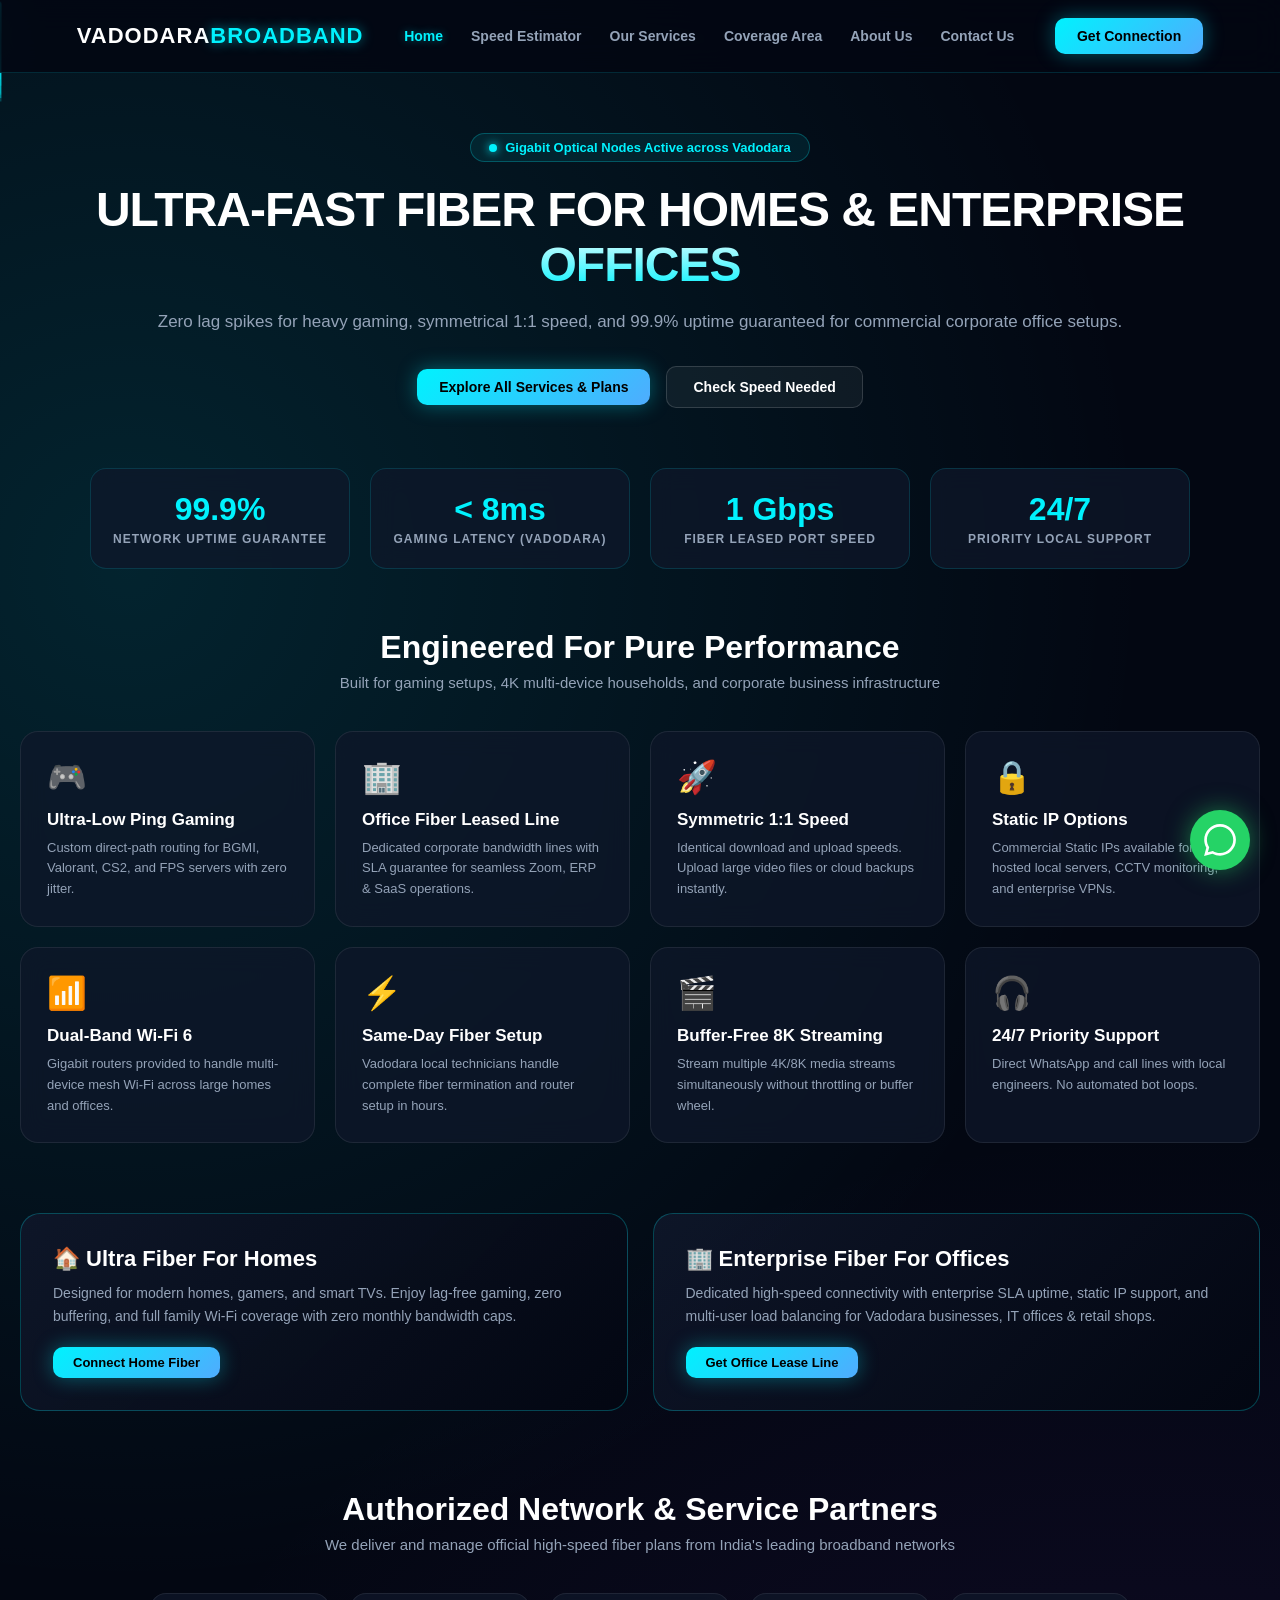
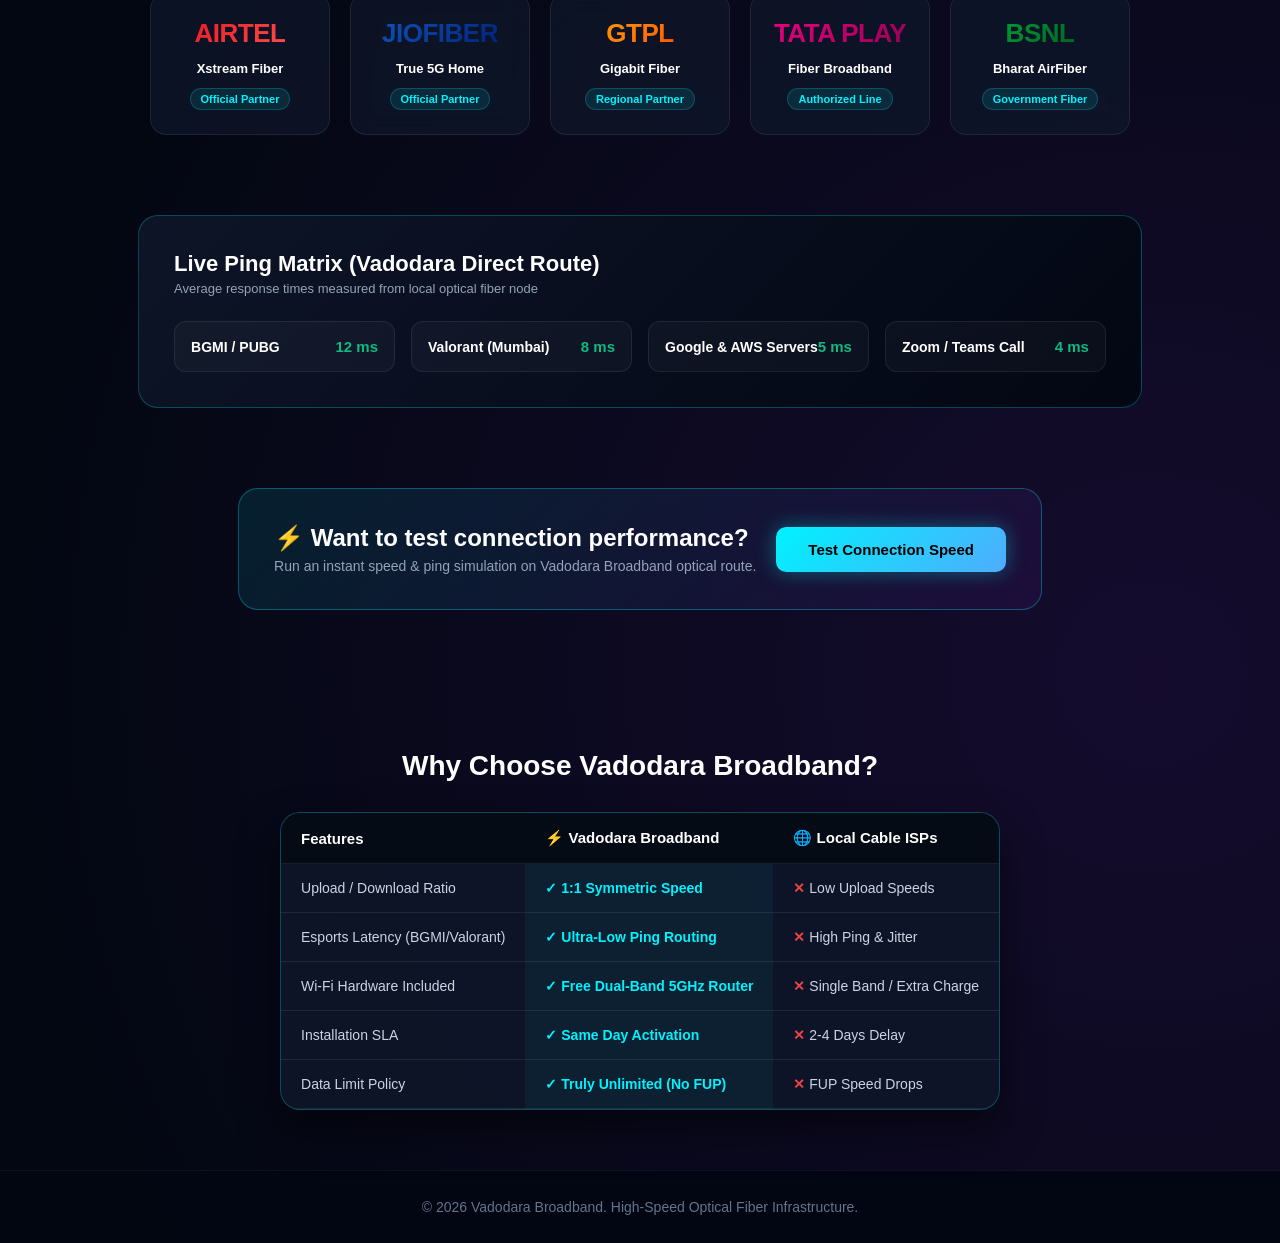
<file: index.html>
<!DOCTYPE html>
<html lang="en">
<head>
  <meta charset="UTF-8">
  <meta name="viewport" content="width=device-width, initial-scale=1.0">
  <title>Vadodara Broadband - Next-Gen Home & Office Fiber</title>
  <link rel="stylesheet" href="responsive.css">
  <style>
    :root {
      --bg-dark: #030712;
      --card-bg: rgba(15, 23, 42, 0.75);
      --accent-cyan: #00f2fe;
      --accent-blue: #4facfe;
      --accent-purple: #7928ca;
      --text-main: #f8fafc;
      --text-muted: #94a3b8;
    }

    * {
      margin: 0;
      padding: 0;
      box-sizing: border-box;
      font-family: 'Inter', -apple-system, BlinkMacSystemFont, 'Segoe UI', Roboto, sans-serif;
    }

    body {
      background-color: var(--bg-dark);
      color: var(--text-main);
      min-height: 100vh;
      display: flex;
      flex-direction: column;
      overflow-x: hidden;
      background-image: 
        radial-gradient(circle at 10% 20%, rgba(0, 242, 254, 0.12) 0%, transparent 40%),
        radial-gradient(circle at 90% 80%, rgba(121, 40, 202, 0.15) 0%, transparent 45%);
    }

    canvas#circuit-bg {
      position: fixed;
      top: 0;
      left: 0;
      width: 100vw;
      height: 100vh;
      z-index: -1;
      pointer-events: none;
    }

    /* Navbar Header */
    nav {
      display: flex;
      justify-content: space-between;
      align-items: center;
      padding: 18px 6%;
      background: rgba(3, 7, 18, 0.85);
      border-bottom: 1px solid rgba(0, 242, 254, 0.15);
      position: sticky;
      top: 0;
      z-index: 1000;
      backdrop-filter: blur(16px);
    }

    .logo {
      font-size: 22px;
      font-weight: 900;
      letter-spacing: 1px;
      color: #fff;
    }

    .logo span {
      color: var(--accent-cyan);
      text-shadow: 0 0 12px rgba(0, 242, 254, 0.6);
    }

    .nav-links {
      display: flex;
      list-style: none;
      gap: 28px;
    }

    .nav-links a {
      color: var(--text-muted);
      text-decoration: none;
      font-weight: 600;
      font-size: 14px;
      transition: all 0.3s ease;
    }

    .nav-links a:hover, .nav-links a.active {
      color: var(--accent-cyan);
      text-shadow: 0 0 8px rgba(0, 242, 254, 0.4);
    }

    .btn-glow {
      background: linear-gradient(135deg, var(--accent-cyan) 0%, var(--accent-blue) 100%);
      color: #000 !important;
      padding: 10px 22px;
      border-radius: 10px;
      font-weight: 700;
      font-size: 14px;
      text-decoration: none;
      box-shadow: 0 0 20px rgba(0, 242, 254, 0.35);
      transition: all 0.3s ease;
      cursor: pointer;
      border: none;
      display: inline-block;
    }

    .btn-glow:hover {
      transform: translateY(-2px);
      box-shadow: 0 0 30px rgba(0, 242, 254, 0.7);
    }

    /* Hero Section */
    .hero {
      text-align: center;
      padding: 60px 20px 40px;
      max-width: 1050px;
      margin: 0 auto;
    }

    .live-badge {
      display: inline-flex;
      align-items: center;
      gap: 8px;
      background: rgba(0, 242, 254, 0.08);
      border: 1px solid rgba(0, 242, 254, 0.25);
      padding: 6px 18px;
      border-radius: 30px;
      font-size: 13px;
      font-weight: 700;
      color: var(--accent-cyan);
      margin-bottom: 20px;
    }

    .pulse-dot {
      width: 8px;
      height: 8px;
      background-color: var(--accent-cyan);
      border-radius: 50%;
      box-shadow: 0 0 10px var(--accent-cyan);
      animation: pulse 1.5s infinite;
    }

    @keyframes pulse {
      0% { transform: scale(0.95); box-shadow: 0 0 0 0 rgba(0, 242, 254, 0.7); }
      70% { transform: scale(1); box-shadow: 0 0 0 10px rgba(0, 242, 254, 0); }
      100% { transform: scale(0.95); box-shadow: 0 0 0 0 rgba(0, 242, 254, 0); }
    }

    .hero h1 {
      font-size: 48px;
      font-weight: 900;
      letter-spacing: -1px;
      line-height: 1.15;
      background: linear-gradient(180deg, #ffffff 40%, var(--accent-cyan) 100%);
      -webkit-background-clip: text;
      -webkit-text-fill-color: transparent;
      margin-bottom: 16px;
    }

    .hero p {
      color: var(--text-muted);
      font-size: 17px;
      line-height: 1.6;
      margin-bottom: 30px;
    }

    .hero-buttons {
      display: flex;
      gap: 16px;
      justify-content: center;
      align-items: center;
    }

    .btn-secondary {
      background: rgba(255, 255, 255, 0.05);
      border: 1px solid rgba(255, 255, 255, 0.15);
      color: #fff;
      padding: 12px 26px;
      border-radius: 10px;
      font-weight: 700;
      font-size: 14px;
      text-decoration: none;
      transition: 0.3s;
    }

    .btn-secondary:hover {
      border-color: var(--accent-cyan);
      background: rgba(0, 242, 254, 0.1);
    }

    /* Live Stats Ribbon */
    .stats-ribbon {
      max-width: 1250px;
      margin: 20px auto 60px;
      display: grid;
      grid-template-columns: repeat(auto-fit, minmax(220px, 1fr));
      gap: 20px;
      padding: 0 20px;
    }

    .stat-box {
      background: var(--card-bg);
      border: 1px solid rgba(0, 242, 254, 0.15);
      border-radius: 16px;
      padding: 22px;
      text-align: center;
      backdrop-filter: blur(12px);
    }

    .stat-val {
      font-size: 32px;
      font-weight: 900;
      color: var(--accent-cyan);
    }

    .stat-lbl {
      color: var(--text-muted);
      font-size: 12px;
      font-weight: 700;
      text-transform: uppercase;
      letter-spacing: 1px;
      margin-top: 4px;
    }

    /* Features Grid (4 Columns Packed Layout) */
    .features-section {
      max-width: 1250px;
      margin: 0 auto 70px;
      padding: 0 20px;
    }

    .section-head {
      text-align: center;
      margin-bottom: 40px;
    }

    .section-head h2 {
      font-size: 32px;
      font-weight: 800;
      color: #fff;
      margin-bottom: 8px;
    }

    .section-head p {
      color: var(--text-muted);
      font-size: 15px;
    }

    .features-grid {
      display: grid;
      grid-template-columns: repeat(4, 1fr);
      gap: 20px;
    }

    @media (max-width: 1100px) {
      .features-grid { grid-template-columns: repeat(2, 1fr); }
    }
    @media (max-width: 600px) {
      .features-grid { grid-template-columns: 1fr; }
    }

    .feature-card {
      background: var(--card-bg);
      border: 1px solid rgba(255, 255, 255, 0.08);
      border-radius: 18px;
      padding: 26px;
      transition: all 0.3s ease;
      backdrop-filter: blur(12px);
    }

    .feature-card:hover {
      border-color: var(--accent-cyan);
      transform: translateY(-5px);
      box-shadow: 0 10px 30px rgba(0, 242, 254, 0.15);
    }

    .feature-icon {
      font-size: 32px;
      margin-bottom: 14px;
    }

    .feature-title {
      font-size: 17px;
      font-weight: 800;
      color: #fff;
      margin-bottom: 8px;
    }

    .feature-desc {
      color: var(--text-muted);
      font-size: 13px;
      line-height: 1.6;
    }

    /* Target Segment Banner */
    .segment-section {
      max-width: 1250px;
      margin: 0 auto 80px;
      padding: 0 20px;
      display: grid;
      grid-template-columns: 1fr 1fr;
      gap: 25px;
    }

    @media (max-width: 768px) {
      .segment-section { grid-template-columns: 1fr; }
    }

    .segment-card {
      background: linear-gradient(135deg, rgba(15, 23, 42, 0.9) 0%, rgba(3, 7, 18, 0.95) 100%);
      border: 1px solid rgba(0, 242, 254, 0.25);
      border-radius: 20px;
      padding: 32px;
    }

    .segment-title {
      font-size: 22px;
      font-weight: 800;
      color: #fff;
      margin-bottom: 10px;
      display: flex;
      align-items: center;
      gap: 10px;
    }

    .segment-desc {
      color: var(--text-muted);
      font-size: 14px;
      line-height: 1.6;
      margin-bottom: 20px;
    }

    /* Partner Brand Section */
    .partners-section {
      max-width: 1250px;
      margin: 0 auto 80px;
      padding: 0 20px;
      text-align: center;
    }

    .partners-grid {
      display: grid;
      grid-template-columns: repeat(auto-fit, minmax(180px, 1fr));
      gap: 20px;
      margin-top: 30px;
    }

    .partner-card {
      background: var(--card-bg);
      border: 1px solid rgba(255, 255, 255, 0.08);
      border-radius: 16px;
      padding: 24px 16px;
      display: flex;
      flex-direction: column;
      align-items: center;
      justify-content: center;
      gap: 12px;
      transition: all 0.3s ease;
      backdrop-filter: blur(12px);
      position: relative;
      overflow: hidden;
    }

    .partner-card:hover {
      border-color: var(--accent-cyan);
      transform: translateY(-6px);
      box-shadow: 0 10px 25px rgba(0, 242, 254, 0.2);
    }

    .partner-badge {
      font-size: 26px;
      font-weight: 900;
      letter-spacing: -0.5px;
      text-transform: uppercase;
    }

    /* Brand Specific Colors/Gradients */
    .brand-jio { background: linear-gradient(135deg, #0f52ba, #00227b); -webkit-background-clip: text; -webkit-text-fill-color: transparent; }
    .brand-airtel { background: linear-gradient(135deg, #ed1c24, #ff4b4b); -webkit-background-clip: text; -webkit-text-fill-color: transparent; }
    .brand-gtpl { background: linear-gradient(135deg, #ff9900, #ff5500); -webkit-background-clip: text; -webkit-text-fill-color: transparent; }
    .brand-tataplay { background: linear-gradient(135deg, #e6007e, #990055); -webkit-background-clip: text; -webkit-text-fill-color: transparent; }
    .brand-bsnl { background: linear-gradient(135deg, #009933, #006622); -webkit-background-clip: text; -webkit-text-fill-color: transparent; }

    .partner-tag {
      font-size: 11px;
      font-weight: 700;
      color: var(--accent-cyan);
      background: rgba(0, 242, 254, 0.1);
      padding: 4px 10px;
      border-radius: 20px;
      border: 1px solid rgba(0, 242, 254, 0.2);
    }

    /* Live Ping Matrix */
    .ping-section {
      max-width: 1250px;
      margin: 0 auto 80px;
      padding: 0 20px;
    }

    .ping-card {
      background: linear-gradient(135deg, rgba(15, 23, 42, 0.9) 0%, rgba(3, 7, 18, 0.95) 100%);
      border: 1px solid rgba(0, 242, 254, 0.25);
      border-radius: 20px;
      padding: 35px;
    }

    .ping-grid {
      display: grid;
      grid-template-columns: repeat(auto-fit, minmax(200px, 1fr));
      gap: 16px;
      margin-top: 25px;
    }

    .ping-item {
      background: rgba(255, 255, 255, 0.03);
      border: 1px solid rgba(255, 255, 255, 0.08);
      border-radius: 12px;
      padding: 16px;
      display: flex;
      justify-content: space-between;
      align-items: center;
    }

    .ping-game {
      font-weight: 700;
      font-size: 14px;
      color: #fff;
    }

    .ping-ms {
      font-weight: 800;
      color: #10b981;
      font-size: 15px;
    }

    /* Bottom Speed Test Banner */
    .speedtest-trigger-banner {
      max-width: 1250px;
      margin: 0 auto 80px;
      padding: 0 20px;
    }

    .trigger-card {
      background: linear-gradient(135deg, rgba(0, 242, 254, 0.1) 0%, rgba(121, 40, 202, 0.1) 100%);
      border: 1px solid rgba(0, 242, 254, 0.3);
      border-radius: 20px;
      padding: 35px;
      display: flex;
      justify-content: space-between;
      align-items: center;
      flex-wrap: wrap;
      gap: 20px;
    }

    .trigger-info h3 {
      font-size: 24px;
      font-weight: 800;
      color: #fff;
      margin-bottom: 6px;
    }

    .trigger-info p {
      color: var(--text-muted);
      font-size: 14px;
    }

    /* Speed Test Modal Overlay */
    .modal-overlay {
      position: fixed;
      top: 0;
      left: 0;
      width: 100%;
      height: 100%;
      background: rgba(0, 0, 0, 0.85);
      backdrop-filter: blur(12px);
      z-index: 2500;
      display: none;
      justify-content: center;
      align-items: center;
      padding: 20px;
    }

    .modal-overlay.active {
      display: flex !important;
    }

    .speedtest-modal-box {
      background: #0b0f19;
      border: 1px solid rgba(0, 242, 254, 0.4);
      border-radius: 24px;
      max-width: 500px;
      width: 100%;
      padding: 35px;
      text-align: center;
      position: relative;
      box-shadow: 0 0 50px rgba(0, 242, 254, 0.25);
    }

    .gauge-container {
      position: relative;
      width: 200px;
      height: 200px;
      margin: 20px auto;
      display: flex;
      flex-direction: column;
      align-items: center;
      justify-content: center;
      border-radius: 50%;
      background: radial-gradient(circle, rgba(0, 242, 254, 0.08) 0%, transparent 70%);
      border: 3px dashed rgba(0, 242, 254, 0.35);
    }

    .speed-number {
      font-size: 48px;
      font-weight: 900;
      color: #fff;
      text-shadow: 0 0 15px var(--accent-cyan);
    }

    .speed-unit {
      font-size: 13px;
      font-weight: 700;
      color: var(--accent-cyan);
      letter-spacing: 2px;
    }

    .speed-metrics {
      display: flex;
      justify-content: space-around;
      border-top: 1px solid rgba(255, 255, 255, 0.1);
      padding-top: 20px;
      margin-top: 20px;
    }

    .metric-val {
      font-size: 18px;
      font-weight: 800;
      color: #fff;
    }

    .metric-lbl {
      font-size: 11px;
      color: var(--text-muted);
      text-transform: uppercase;
    }

    .close-btn {
      position: absolute;
      top: 16px;
      right: 20px;
      font-size: 24px;
      color: var(--text-muted);
      cursor: pointer;
    }

    footer {
      margin-top: auto;
      text-align: center;
      padding: 28px;
      border-top: 1px solid rgba(255, 255, 255, 0.05);
      color: #64748b;
      font-size: 14px;
      background: rgba(3, 7, 18, 0.95);
    }
  </style>
</head>
<body>

  <canvas id="circuit-bg"></canvas>

  <!-- NAVBAR -->
  <nav>
    <div class="logo">VADODARA<span>BROADBAND</span></div>
    <ul class="nav-links">
      <li><a href="index.html" class="active">Home</a></li>
      <li><a href="plans.html">Speed Estimator</a></li>
      <li><a href="services.html">Our Services</a></li>
      <li><a href="coverage.html">Coverage Area</a></li>
      <li><a href="about.html">About Us</a></li>
      <li><a href="contact.html">Contact Us</a></li>
    </ul>
    <button class="btn-glow" onclick="showAdminModal('General Connection Request')">Get Connection</button>
  </nav>

  <!-- HERO SECTION -->
  <section class="hero">
    <div class="live-badge">
      <span class="pulse-dot"></span> Gigabit Optical Nodes Active across Vadodara
    </div>
    <h1>ULTRA-FAST FIBER FOR HOMES & ENTERPRISE OFFICES</h1>
    <p>Zero lag spikes for heavy gaming, symmetrical 1:1 speed, and 99.9% uptime guaranteed for commercial corporate office setups.</p>
    
    <div class="hero-buttons">
      <a href="services.html" class="btn-glow">Explore All Services & Plans</a>
      <a href="plans.html" class="btn-secondary">Check Speed Needed</a>
    </div>
  </section>

  <!-- STATS RIBBON -->
  <div class="stats-ribbon">
    <div class="stat-box">
      <div class="stat-val">99.9%</div>
      <div class="stat-lbl">Network Uptime Guarantee</div>
    </div>
    <div class="stat-box">
      <div class="stat-val">&lt; 8ms</div>
      <div class="stat-lbl">Gaming Latency (Vadodara)</div>
    </div>
    <div class="stat-box">
      <div class="stat-val">1 Gbps</div>
      <div class="stat-lbl">Fiber Leased Port Speed</div>
    </div>
    <div class="stat-box">
      <div class="stat-val">24/7</div>
      <div class="stat-lbl">Priority Local Support</div>
    </div>
  </div>

  <!-- FEATURES GRID SECTION (4 COLUMNS) -->
  <section class="features-section">
    <div class="section-head">
      <h2>Engineered For Pure Performance</h2>
      <p>Built for gaming setups, 4K multi-device households, and corporate business infrastructure</p>
    </div>

    <div class="features-grid">
      <div class="feature-card">
        <div class="feature-icon">🎮</div>
        <div class="feature-title">Ultra-Low Ping Gaming</div>
        <div class="feature-desc">Custom direct-path routing for BGMI, Valorant, CS2, and FPS servers with zero jitter.</div>
      </div>

      <div class="feature-card">
        <div class="feature-icon">🏢</div>
        <div class="feature-title">Office Fiber Leased Line</div>
        <div class="feature-desc">Dedicated corporate bandwidth lines with SLA guarantee for seamless Zoom, ERP & SaaS operations.</div>
      </div>

      <div class="feature-card">
        <div class="feature-icon">🚀</div>
        <div class="feature-title">Symmetric 1:1 Speed</div>
        <div class="feature-desc">Identical download and upload speeds. Upload large video files or cloud backups instantly.</div>
      </div>

      <div class="feature-card">
        <div class="feature-icon">🔒</div>
        <div class="feature-title">Static IP Options</div>
        <div class="feature-desc">Commercial Static IPs available for hosted local servers, CCTV monitoring, and enterprise VPNs.</div>
      </div>

      <div class="feature-card">
        <div class="feature-icon">📶</div>
        <div class="feature-title">Dual-Band Wi-Fi 6</div>
        <div class="feature-desc">Gigabit routers provided to handle multi-device mesh Wi-Fi across large homes and offices.</div>
      </div>

      <div class="feature-card">
        <div class="feature-icon">⚡</div>
        <div class="feature-title">Same-Day Fiber Setup</div>
        <div class="feature-desc">Vadodara local technicians handle complete fiber termination and router setup in hours.</div>
      </div>

      <div class="feature-card">
        <div class="feature-icon">🎬</div>
        <div class="feature-title">Buffer-Free 8K Streaming</div>
        <div class="feature-desc">Stream multiple 4K/8K media streams simultaneously without throttling or buffer wheel.</div>
      </div>

      <div class="feature-card">
        <div class="feature-icon">🎧</div>
        <div class="feature-title">24/7 Priority Support</div>
        <div class="feature-desc">Direct WhatsApp and call lines with local engineers. No automated bot loops.</div>
      </div>
    </div>
  </section>

  <!-- HOME VS OFFICE DUAL SEGMENT -->
  <section class="segment-section">
    <div class="segment-card">
      <div class="segment-title">🏠 Ultra Fiber For Homes</div>
      <div class="segment-desc">Designed for modern homes, gamers, and smart TVs. Enjoy lag-free gaming, zero buffering, and full family Wi-Fi coverage with zero monthly bandwidth caps.</div>
      <button class="btn-glow" style="font-size:13px; padding:8px 20px;" onclick="showAdminModal('Home Fiber Connection')">Connect Home Fiber</button>
    </div>

    <div class="segment-card">
      <div class="segment-title">🏢 Enterprise Fiber For Offices</div>
      <div class="segment-desc">Dedicated high-speed connectivity with enterprise SLA uptime, static IP support, and multi-user load balancing for Vadodara businesses, IT offices & retail shops.</div>
      <button class="btn-glow" style="font-size:13px; padding:8px 20px;" onclick="showAdminModal('Commercial Office Connection')">Get Office Lease Line</button>
    </div>
  </section>

  <!-- AUTHORIZED PARTNERS SECTION -->
  <section class="partners-section">
    <div class="section-head">
      <h2>Authorized Network & Service Partners</h2>
      <p>We deliver and manage official high-speed fiber plans from India's leading broadband networks</p>
    </div>

    <div class="partners-grid">
      <!-- Airtel -->
      <div class="partner-card">
        <div class="partner-badge brand-airtel">airtel</div>
        <div style="font-size: 13px; font-weight: 700; color: #fff;">Xstream Fiber</div>
        <span class="partner-tag">Official Partner</span>
      </div>

      <!-- Jio -->
      <div class="partner-card">
        <div class="partner-badge brand-jio">JioFiber</div>
        <div style="font-size: 13px; font-weight: 700; color: #fff;">True 5G Home</div>
        <span class="partner-tag">Official Partner</span>
      </div>

      <!-- GTPL -->
      <div class="partner-card">
        <div class="partner-badge brand-gtpl">GTPL</div>
        <div style="font-size: 13px; font-weight: 700; color: #fff;">Gigabit Fiber</div>
        <span class="partner-tag">Regional Partner</span>
      </div>

      <!-- Tata Play -->
      <div class="partner-card">
        <div class="partner-badge brand-tataplay">TATA PLAY</div>
        <div style="font-size: 13px; font-weight: 700; color: #fff;">Fiber Broadband</div>
        <span class="partner-tag">Authorized Line</span>
      </div>

      <!-- BSNL -->
      <div class="partner-card">
        <div class="partner-badge brand-bsnl">BSNL</div>
        <div style="font-size: 13px; font-weight: 700; color: #fff;">Bharat AirFiber</div>
        <span class="partner-tag">Government Fiber</span>
      </div>
    </div>
  </section>

  <!-- LIVE ROUTE PING PREVIEW -->
  <section class="ping-section">
    <div class="ping-card">
      <h3 style="font-size: 22px; font-weight: 800; color:#fff;">Live Ping Matrix (Vadodara Direct Route)</h3>
      <p style="color:var(--text-muted); font-size:13px; margin-top:4px;">Average response times measured from local optical fiber node</p>
      
      <div class="ping-grid">
        <div class="ping-item">
          <span class="ping-game">BGMI / PUBG</span>
          <span class="ping-ms">12 ms</span>
        </div>
        <div class="ping-item">
          <span class="ping-game">Valorant (Mumbai)</span>
          <span class="ping-ms">8 ms</span>
        </div>
        <div class="ping-item">
          <span class="ping-game">Google & AWS Servers</span>
          <span class="ping-ms">5 ms</span>
        </div>
        <div class="ping-item">
          <span class="ping-game">Zoom / Teams Call</span>
          <span class="ping-ms">4 ms</span>
        </div>
      </div>
    </div>
  </section>

  <!-- BOTTOM SPEED TEST BANNER -->
  <section class="speedtest-trigger-banner">
    <div class="trigger-card">
      <div class="trigger-info">
        <h3>⚡ Want to test connection performance?</h3>
        <p>Run an instant speed & ping simulation on Vadodara Broadband optical route.</p>
      </div>
      <button class="btn-glow" style="padding: 14px 32px; font-size: 15px;" onclick="openSpeedTestModal()">Test Connection Speed</button>
    </div>
  </section>

  <!-- SPEED TEST MODAL POPUP -->
  <div class="modal-overlay" id="speedTestModal">
    <div class="speedtest-modal-box">
      <span class="close-btn" onclick="closeSpeedTestModal()">&times;</span>
      <h3 style="font-size: 22px; font-weight: 800; color: #fff;">Live Speed Meter</h3>
      <p style="color: var(--text-muted); font-size: 13px; margin-top: 4px;" id="modalTestStatus">Simulating route to Vadodara Fiber Node</p>

      <div class="gauge-container">
        <div class="speed-number" id="modalSpeedVal">0.0</div>
        <div class="speed-unit">Mbps</div>
      </div>

      <button class="btn-glow" id="modalStartBtn" style="padding: 12px 30px; font-size: 14px; margin-top: 10px;" onclick="runModalSpeedTest()">⚡ Run Speed Test</button>

      <div class="speed-metrics">
        <div>
          <div class="metric-val" id="modalPingVal">-- ms</div>
          <div class="metric-lbl">Ping</div>
        </div>
        <div>
          <div class="metric-val" id="modalUploadVal">-- Mbps</div>
          <div class="metric-lbl">Upload</div>
        </div>
        <div>
          <div class="metric-val" id="modalStatusVal">Idle</div>
          <div class="metric-lbl">Status</div>
        </div>
      </div>
    </div>
  </div>

  <!-- CONTACT MODAL -->
  <div class="modal-overlay" id="adminModal">
    <div class="speedtest-modal-box" style="max-width: 420px;">
      <span class="close-btn" onclick="closePopup()">&times;</span>
      <div style="font-size:40px; margin-bottom:10px;">🎧</div>
      <h2 style="font-size: 22px; font-weight: 800; color:#fff;">Get Instant Connection</h2>
      <p style="color: #94a3b8; font-size: 13px; margin-top: 6px;" id="selectedPlanTitle">Inquiry For: Fiber Connection</p>

      <div style="background: rgba(7, 9, 14, 0.8); border: 1px solid rgba(0, 242, 254, 0.3); border-radius: 14px; padding: 16px; margin: 20px 0; display: flex; align-items: center; justify-content: space-between;">
        <div style="font-size:20px; font-weight:800; color:var(--accent-cyan);">+91 9510896157</div>
        <button style="background:rgba(0, 242, 254, 0.15); border:1px solid var(--accent-cyan); color:var(--accent-cyan); padding:6px 12px; border-radius:8px; cursor:pointer; font-weight:700;" onclick="navigator.clipboard.writeText('9510896157'); alert('Number Copied!');">Copy</button>
      </div>

      <a id="waBtn" href="https://wa.me/919510896157" target="_blank" style="display:block; background:#25d366; color:#fff; padding:14px; border-radius:12px; text-decoration:none; font-weight:700; box-shadow: 0 0 20px rgba(37, 211, 102, 0.35);">
        💬 Chat on WhatsApp
      </a>
    </div>
  </div>

  <!-- COMPARISON SECTION -->
<style>
  .vs-section {
    max-width: 1100px;
    margin: 60px auto;
    padding: 0 20px;
  }
  .vs-title {
    text-align: center;
    font-size: 28px;
    font-weight: 800;
    color: #fff;
    margin-bottom: 30px;
  }
  .vs-table-wrapper {
    background: rgba(15, 23, 42, 0.85);
    border: 1px solid rgba(0, 242, 254, 0.25);
    border-radius: 20px;
    overflow: hidden;
    backdrop-filter: blur(12px);
    box-shadow: 0 20px 40px rgba(0, 0, 0, 0.5);
  }
  .vs-table {
    width: 100%;
    border-collapse: collapse;
    text-align: left;
    color: #cbd5e1;
    font-size: 14px;
  }
  .vs-table th, .vs-table td {
    padding: 16px 20px;
    border-bottom: 1px solid rgba(255, 255, 255, 0.08);
  }
  .vs-table th {
    background: rgba(5, 11, 20, 0.9);
    font-size: 15px;
    font-weight: 700;
    color: #fff;
  }
  .vs-highlight {
    color: #00f2fe;
    font-weight: 700;
    background: rgba(0, 242, 254, 0.05);
  }
  .check-icon { color: #00f2fe; font-weight: bold; }
  .cross-icon { color: #ef4444; font-weight: bold; }
</style>

<div class="vs-section">
  <div class="vs-title">Why Choose Vadodara Broadband?</div>
  <div class="vs-table-wrapper">
    <table class="vs-table">
      <thead>
        <tr>
          <th>Features</th>
          <th class="vs-highlight">⚡ Vadodara Broadband</th>
          <th>🌐 Local Cable ISPs</th>
        </tr>
      </thead>
      <tbody>
        <tr>
          <td>Upload / Download Ratio</td>
          <td class="vs-highlight"><span class="check-icon">✓</span> 1:1 Symmetric Speed</td>
          <td><span class="cross-icon">✕</span> Low Upload Speeds</td>
        </tr>
        <tr>
          <td>Esports Latency (BGMI/Valorant)</td>
          <td class="vs-highlight"><span class="check-icon">✓</span> Ultra-Low Ping Routing</td>
          <td><span class="cross-icon">✕</span> High Ping & Jitter</td>
        </tr>
        <tr>
          <td>Wi-Fi Hardware Included</td>
          <td class="vs-highlight"><span class="check-icon">✓</span> Free Dual-Band 5GHz Router</td>
          <td><span class="cross-icon">✕</span> Single Band / Extra Charge</td>
        </tr>
        <tr>
          <td>Installation SLA</td>
          <td class="vs-highlight"><span class="check-icon">✓</span> Same Day Activation</td>
          <td><span class="cross-icon">✕</span> 2-4 Days Delay</td>
        </tr>
        <tr>
          <td>Data Limit Policy</td>
          <td class="vs-highlight"><span class="check-icon">✓</span> Truly Unlimited (No FUP)</td>
          <td><span class="cross-icon">✕</span> FUP Speed Drops</td>
        </tr>
      </tbody>
    </table>
  </div>
</div>
  <footer>
    &copy; 2026 Vadodara Broadband. High-Speed Optical Fiber Infrastructure.
  </footer>

  <script>
    function showAdminModal(title) {
      document.getElementById('selectedPlanTitle').innerText = "Inquiry For: " + title;
      document.getElementById('waBtn').href = "https://wa.me/919510896157?text=" + encodeURIComponent("Hi Admin, I am inquiring about: " + title);
      document.getElementById('adminModal').classList.add('active');
    }

    function closePopup() {
      document.getElementById('adminModal').classList.remove('active');
    }

    // Speed Test Modal Controls
    function openSpeedTestModal() {
      document.getElementById('speedTestModal').classList.add('active');
    }

    function openSpeedTest() {
      openSpeedTestModal();
    }

    function closeSpeedTestModal() {
      document.getElementById('speedTestModal').classList.remove('active');
      resetModalGauge();
    }

    function closeSpeedTest() {
      closeSpeedTestModal();
    }

    function resetModalGauge() {
      document.getElementById('modalSpeedVal').innerText = "0.0";
      document.getElementById('modalPingVal').innerText = "-- ms";
      document.getElementById('modalUploadVal').innerText = "-- Mbps";
      document.getElementById('modalStatusVal').innerText = "Idle";
      document.getElementById('modalTestStatus').innerText = "Simulating route to Vadodara Fiber Node";
      const btn = document.getElementById('modalStartBtn');
      btn.innerText = "⚡ Run Speed Test";
      btn.disabled = false;
    }

    async function runModalSpeedTest() {
      const btn = document.getElementById('modalStartBtn');
      const statusLbl = document.getElementById('modalStatusVal');
      const testStatus = document.getElementById('modalTestStatus');
      
      btn.disabled = true;
      btn.innerText = "Testing...";
      statusLbl.innerText = "Testing Ping";
      testStatus.innerText = "Checking Ping...";

      const startPing = performance.now();
      try { 
        await fetch('https://www.cloudflare.com/cdn-cgi/trace', { cache: 'no-store' }); 
      } catch(e){}
      const ping = Math.round(performance.now() - startPing);
      const finalPing = ping > 60 ? 12 : ping;
      document.getElementById('modalPingVal').innerText = finalPing + " ms";

      statusLbl.innerText = "Downloading";
      testStatus.innerText = "Testing Download Speed...";
      let dlSpeed = 0;
      for (let i = 1; i <= 15; i++) {
        await new Promise(r => setTimeout(r, 80));
        dlSpeed = (Math.random() * 40 + 60).toFixed(1);
        document.getElementById('modalSpeedVal').innerText = dlSpeed;
      }

      statusLbl.innerText = "Uploading";
      testStatus.innerText = "Testing Upload Speed...";
      let ulSpeed = 0;
      for (let i = 1; i <= 15; i++) {
        await new Promise(r => setTimeout(r, 80));
        ulSpeed = (Math.random() * 30 + 50).toFixed(1);
        document.getElementById('modalSpeedVal').innerText = ulSpeed;
      }
      document.getElementById('modalUploadVal').innerText = ulSpeed + " Mbps";

      statusLbl.innerText = "Complete";
      testStatus.innerText = "✅ Speed Test Complete!";
      btn.innerText = "Test Again 🔄";
      btn.disabled = false;
    }

    function runRealSpeedTest() {
      runModalSpeedTest();
    }

    // Dynamic Circuit Background
    const canvas = document.getElementById('circuit-bg');
    const ctx = canvas.getContext('2d');
    
    function resizeCanvas() {
      canvas.width = window.innerWidth;
      canvas.height = window.innerHeight;
    }
    resizeCanvas();
    window.addEventListener('resize', resizeCanvas);

    class Particle {
      constructor() {
        this.reset();
      }
      reset() {
        this.x = Math.random() * canvas.width;
        this.y = Math.random() * canvas.height;
        this.length = Math.random() * 80 + 20;
        this.speed = Math.random() * 1.5 + 0.5;
        this.opacity = Math.random() * 0.3 + 0.1;
      }
      update() {
        this.y += this.speed;
        if (this.y > canvas.height) this.reset();
      }
      draw() {
        ctx.beginPath();
        ctx.moveTo(this.x, this.y);
        ctx.lineTo(this.x, this.y + this.length);
        ctx.strokeStyle = `rgba(0, 242, 254, ${this.opacity})`;
        ctx.lineWidth = 1;
        ctx.stroke();
      }
    }

    const particles = Array.from({ length: 30 }, () => new Particle());
    function animate() {
      ctx.clearRect(0, 0, canvas.width, canvas.height);
      particles.forEach(p => { p.update(); p.draw(); });
      requestAnimationFrame(animate);
    }
    animate();
  </script>
  <script src="global-whatsapp.js"></script>
  <script src="global-modal.js"></script>
</body>
</html>
</file>
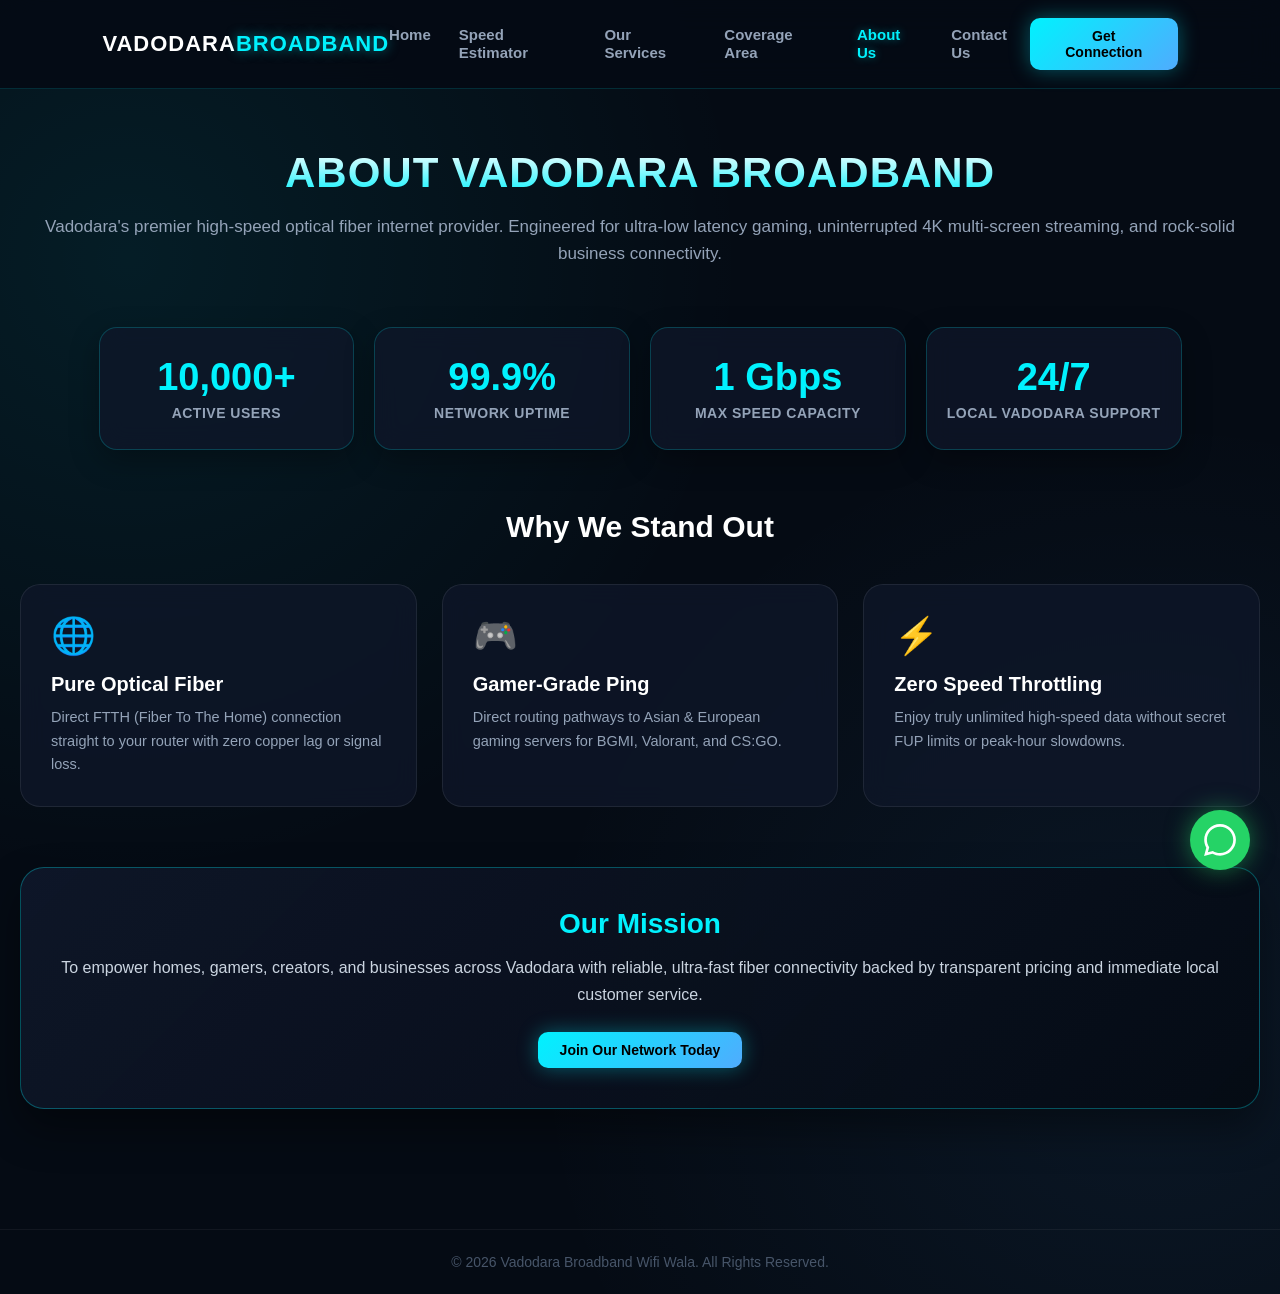
<file: about.html>
<!DOCTYPE html>
<html lang="en">
<head>
  <meta charset="UTF-8">
  <meta name="viewport" content="width=device-width, initial-scale=1.0">
  <title>About Us - Vadodara Broadband</title>
  <link rel="stylesheet" href="responsive.css">
  <style>
    :root {
      --bg-dark: #050b14;
      --card-bg: rgba(15, 23, 42, 0.75);
      --accent-cyan: #00f2fe;
      --accent-blue: #4facfe;
      --text-main: #f8fafc;
      --text-muted: #94a3b8;
    }

    * {
      margin: 0;
      padding: 0;
      box-sizing: border-box;
      font-family: 'Inter', -apple-system, BlinkMacSystemFont, 'Segoe UI', Roboto, sans-serif;
    }

    body {
      background-color: var(--bg-dark);
      color: var(--text-main);
      min-height: 100vh;
      display: flex;
      flex-direction: column;
      background-image: 
        radial-gradient(circle at 10% 20%, rgba(0, 242, 254, 0.08) 0%, transparent 40%),
        radial-gradient(circle at 90% 80%, rgba(79, 172, 254, 0.08) 0%, transparent 40%);
    }

    /* Navbar */
    nav {
      display: flex;
      justify-content: space-between;
      align-items: center;
      padding: 18px 8%;
      background: rgba(5, 11, 20, 0.9);
      border-bottom: 1px solid rgba(0, 242, 254, 0.15);
      position: sticky;
      top: 0;
      z-index: 1000;
      backdrop-filter: blur(16px);
    }

    .logo {
      font-size: 22px;
      font-weight: 800;
      letter-spacing: 1px;
      color: #fff;
    }

    .logo span {
      color: var(--accent-cyan);
      text-shadow: 0 0 12px rgba(0, 242, 254, 0.5);
    }

    .nav-links {
      display: flex;
      list-style: none;
      gap: 28px;
    }

    .nav-links a {
      color: var(--text-muted);
      text-decoration: none;
      font-weight: 600;
      font-size: 15px;
      transition: all 0.3s ease;
    }

    .nav-links a:hover, .nav-links a.active {
      color: var(--accent-cyan);
      text-shadow: 0 0 8px rgba(0, 242, 254, 0.4);
    }

    .btn-glow {
      background: linear-gradient(135deg, var(--accent-cyan) 0%, var(--accent-blue) 100%);
      color: #000 !important;
      padding: 10px 22px;
      border-radius: 10px;
      font-weight: 700;
      font-size: 14px;
      text-decoration: none;
      box-shadow: 0 0 20px rgba(0, 242, 254, 0.35);
      transition: all 0.3s ease;
      cursor: pointer;
      border: none;
    }

    .btn-glow:hover {
      transform: translateY(-2px);
      box-shadow: 0 0 30px rgba(0, 242, 254, 0.7);
    }

    /* Hero Section */
    .about-hero {
      text-align: center;
      padding: 60px 20px 40px;
      max-width: 900px;
      margin: 0 auto;
    }

    .about-hero h1 {
      font-size: 42px;
      font-weight: 900;
      letter-spacing: 1px;
      background: linear-gradient(180deg, #ffffff 0%, var(--accent-cyan) 100%);
      -webkit-background-clip: text;
      -webkit-text-fill-color: transparent;
      margin-bottom: 16px;
    }

    .about-hero p {
      color: var(--text-muted);
      font-size: 17px;
      line-height: 1.6;
    }

    /* Stats Grid */
    .stats-container {
      max-width: 1100px;
      margin: 20px auto 60px;
      padding: 0 20px;
      display: grid;
      grid-template-columns: repeat(auto-fit, minmax(220px, 1fr));
      gap: 20px;
    }

    .stat-card {
      background: var(--card-bg);
      border: 1px solid rgba(0, 242, 254, 0.2);
      border-radius: 18px;
      padding: 28px 20px;
      text-align: center;
      backdrop-filter: blur(12px);
      box-shadow: 0 10px 30px rgba(0, 0, 0, 0.3);
      transition: 0.3s;
    }

    .stat-card:hover {
      border-color: var(--accent-cyan);
      transform: translateY(-5px);
      box-shadow: 0 0 25px rgba(0, 242, 254, 0.2);
    }

    .stat-number {
      font-size: 38px;
      font-weight: 900;
      color: var(--accent-cyan);
      margin-bottom: 6px;
    }

    .stat-label {
      color: var(--text-muted);
      font-size: 14px;
      font-weight: 600;
      text-transform: uppercase;
      letter-spacing: 0.5px;
    }

    /* Core Values / Features Section */
    .section-wrapper {
      max-width: 1100px;
      margin: 0 auto 60px;
      padding: 0 20px;
    }

    .section-title {
      text-align: center;
      font-size: 30px;
      font-weight: 800;
      margin-bottom: 40px;
      color: #fff;
    }

    .features-grid {
      display: grid;
      grid-template-columns: repeat(auto-fit, minmax(300px, 1fr));
      gap: 25px;
    }

    .feature-card {
      background: var(--card-bg);
      border: 1px solid rgba(255, 255, 255, 0.08);
      border-radius: 20px;
      padding: 30px;
      backdrop-filter: blur(12px);
      transition: all 0.3s ease;
    }

    .feature-card:hover {
      border-color: var(--accent-cyan);
      transform: translateY(-6px);
      box-shadow: 0 10px 30px rgba(0, 242, 254, 0.15);
    }

    .feature-icon {
      font-size: 36px;
      margin-bottom: 16px;
    }

    .feature-h3 {
      font-size: 20px;
      font-weight: 700;
      color: #fff;
      margin-bottom: 10px;
    }

    .feature-p {
      color: var(--text-muted);
      font-size: 14.5px;
      line-height: 1.6;
    }

    /* Mission Box */
    .mission-box {
      background: linear-gradient(135deg, rgba(15, 23, 42, 0.9) 0%, rgba(5, 11, 20, 0.95) 100%);
      border: 1px solid rgba(0, 242, 254, 0.3);
      border-radius: 24px;
      padding: 40px;
      text-align: center;
      margin-bottom: 60px;
      position: relative;
      overflow: hidden;
      box-shadow: 0 20px 40px rgba(0,0,0,0.4);
    }

    .mission-box h2 {
      font-size: 28px;
      font-weight: 800;
      color: var(--accent-cyan);
      margin-bottom: 14px;
    }

    .mission-box p {
      color: #cbd5e1;
      font-size: 16px;
      line-height: 1.7;
      max-width: 800px;
      margin: 0 auto 24px;
    }

    /* Admin Popup Modal */
    .modal-overlay {
      position: fixed;
      top: 0;
      left: 0;
      width: 100%;
      height: 100%;
      background: rgba(0, 0, 0, 0.85);
      backdrop-filter: blur(12px);
      z-index: 2000;
      display: none;
      justify-content: center;
      align-items: center;
      padding: 20px;
    }

    .modal-overlay.active {
      display: flex;
    }

    .modal-box {
      background: #0d121f;
      border: 1px solid rgba(0, 242, 254, 0.4);
      border-radius: 24px;
      max-width: 440px;
      width: 100%;
      padding: 32px;
      text-align: center;
      position: relative;
      box-shadow: 0 0 50px rgba(0, 242, 254, 0.2);
    }

    .modal-close-btn {
      position: absolute;
      top: 18px;
      right: 22px;
      font-size: 26px;
      color: var(--text-muted);
      cursor: pointer;
    }

    .phone-display-box {
      background: rgba(7, 9, 14, 0.8);
      border: 1px solid rgba(0, 242, 254, 0.3);
      border-radius: 14px;
      padding: 16px;
      margin: 20px 0;
      display: flex;
      align-items: center;
      justify-content: space-between;
    }

    footer {
      margin-top: auto;
      text-align: center;
      padding: 24px;
      border-top: 1px solid rgba(255, 255, 255, 0.05);
      color: #475569;
      font-size: 14px;
    }
  </style>
</head>
<body>

  <!-- NAVBAR -->
  <nav>
    <div class="logo">VADODARA<span>BROADBAND</span></div>
    <ul class="nav-links">
      <li><a href="index.html">Home</a></li>
      <li><a href="plans.html">Speed Estimator</a></li>
      <li><a href="services.html">Our Services</a></li>
      <li><a href="coverage.html">Coverage Area</a></li>
      <li><a href="about.html" class="active">About Us</a></li>
      <li><a href="contact.html">Contact Us</a></li>
    </ul>
    <button class="btn-glow" onclick="showAdminModal()">Get Connection</button>
  </nav>

  <!-- HERO -->
  <div class="about-hero">
    <h1>ABOUT VADODARA BROADBAND</h1>
    <p>Vadodara's premier high-speed optical fiber internet provider. Engineered for ultra-low latency gaming, uninterrupted 4K multi-screen streaming, and rock-solid business connectivity.</p>
  </div>

  <!-- STATS HIGHLIGHT -->
  <div class="stats-container">
    <div class="stat-card">
      <div class="stat-number">10,000+</div>
      <div class="stat-label">Active Users</div>
    </div>
    <div class="stat-card">
      <div class="stat-number">99.9%</div>
      <div class="stat-label">Network Uptime</div>
    </div>
    <div class="stat-card">
      <div class="stat-number">1 Gbps</div>
      <div class="stat-label">Max Speed Capacity</div>
    </div>
    <div class="stat-card">
      <div class="stat-number">24/7</div>
      <div class="stat-label">Local Vadodara Support</div>
    </div>
  </div>

  <!-- WHY CHOOSE US -->
  <div class="section-wrapper">
    <div class="section-title">Why We Stand Out</div>
    <div class="features-grid">
      
      <div class="feature-card">
        <div class="feature-icon">🌐</div>
        <div class="feature-h3">Pure Optical Fiber</div>
        <div class="feature-p">Direct FTTH (Fiber To The Home) connection straight to your router with zero copper lag or signal loss.</div>
      </div>

      <div class="feature-card">
        <div class="feature-icon">🎮</div>
        <div class="feature-h3">Gamer-Grade Ping</div>
        <div class="feature-p">Direct routing pathways to Asian & European gaming servers for BGMI, Valorant, and CS:GO.</div>
      </div>

      <div class="feature-card">
        <div class="feature-icon">⚡</div>
        <div class="feature-p" style="display:none"></div>
        <div class="feature-h3">Zero Speed Throttling</div>
        <div class="feature-p">Enjoy truly unlimited high-speed data without secret FUP limits or peak-hour slowdowns.</div>
      </div>

    </div>
  </div>

  <!-- MISSION STATEMENT -->
  <div class="section-wrapper">
    <div class="mission-box">
      <h2>Our Mission</h2>
      <p>To empower homes, gamers, creators, and businesses across Vadodara with reliable, ultra-fast fiber connectivity backed by transparent pricing and immediate local customer service.</p>
      <button class="btn-glow" onclick="showAdminModal()">Join Our Network Today</button>
    </div>
  </div>

  <footer>
  &copy; 2026 Vadodara Broadband Wifi Wala. All Rights Reserved.
</footer>

<script src="global-whatsapp.js"></script>
<script src="global-modal.js"></script>
</body>
</html>
</file>
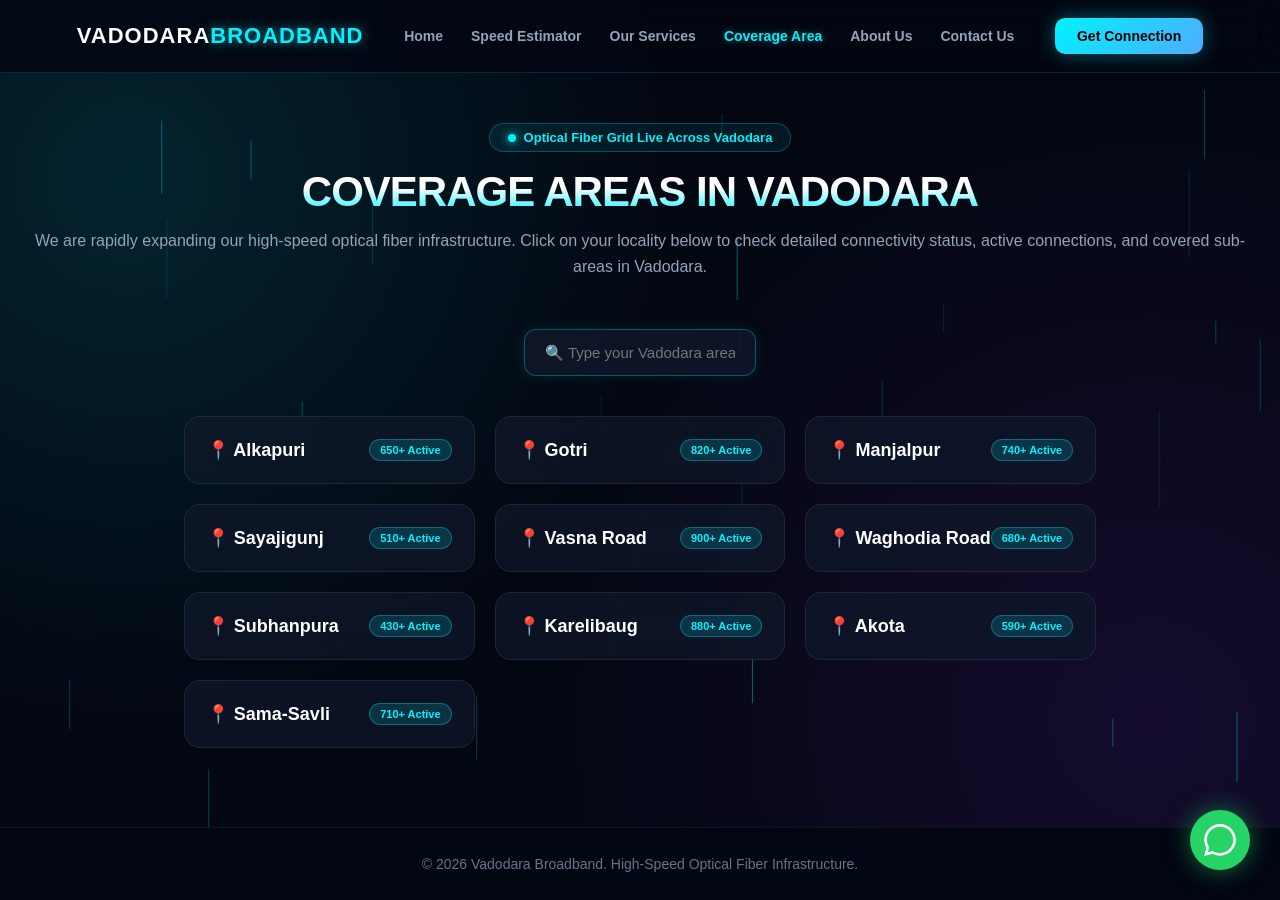
<file: coverage.html>
<!DOCTYPE html>
<html lang="en">
<head>
  <meta charset="UTF-8">
  <meta name="viewport" content="width=device-width, initial-scale=1.0">
  <title>Coverage Area - Vadodara Broadband Fiber Network</title>
  <link rel="stylesheet" href="responsive.css">
  <style>
    :root {
      --bg-dark: #030712;
      --card-bg: rgba(15, 23, 42, 0.75);
      --accent-cyan: #00f2fe;
      --accent-blue: #4facfe;
      --accent-purple: #7928ca;
      --text-main: #f8fafc;
      --text-muted: #94a3b8;
    }

    * {
      margin: 0;
      padding: 0;
      box-sizing: border-box;
      font-family: 'Inter', -apple-system, BlinkMacSystemFont, 'Segoe UI', Roboto, sans-serif;
    }

    body {
      background-color: var(--bg-dark);
      color: var(--text-main);
      min-height: 100vh;
      display: flex;
      flex-direction: column;
      overflow-x: hidden;
      background-image: 
        radial-gradient(circle at 10% 20%, rgba(0, 242, 254, 0.12) 0%, transparent 40%),
        radial-gradient(circle at 90% 80%, rgba(121, 40, 202, 0.15) 0%, transparent 45%);
    }

    canvas#circuit-bg {
      position: fixed;
      top: 0;
      left: 0;
      width: 100vw;
      height: 100vh;
      z-index: -1;
      pointer-events: none;
    }

    /* Header Navbar */
    nav {
      display: flex;
      justify-content: space-between;
      align-items: center;
      padding: 18px 6%;
      background: rgba(3, 7, 18, 0.85);
      border-bottom: 1px solid rgba(0, 242, 254, 0.15);
      position: sticky;
      top: 0;
      z-index: 1000;
      backdrop-filter: blur(16px);
    }

    .logo {
      font-size: 22px;
      font-weight: 900;
      letter-spacing: 1px;
      color: #fff;
    }

    .logo span {
      color: var(--accent-cyan);
      text-shadow: 0 0 12px rgba(0, 242, 254, 0.6);
    }

    .nav-links {
      display: flex;
      list-style: none;
      gap: 28px;
    }

    .nav-links a {
      color: var(--text-muted);
      text-decoration: none;
      font-weight: 600;
      font-size: 14px;
      transition: all 0.3s ease;
    }

    .nav-links a:hover, .nav-links a.active {
      color: var(--accent-cyan);
      text-shadow: 0 0 8px rgba(0, 242, 254, 0.4);
    }

    .btn-glow {
      background: linear-gradient(135deg, var(--accent-cyan) 0%, var(--accent-blue) 100%);
      color: #000 !important;
      padding: 10px 22px;
      border-radius: 10px;
      font-weight: 700;
      font-size: 14px;
      text-decoration: none;
      box-shadow: 0 0 20px rgba(0, 242, 254, 0.35);
      transition: all 0.3s ease;
      cursor: pointer;
      border: none;
    }

    .btn-glow:hover {
      transform: translateY(-2px);
      box-shadow: 0 0 30px rgba(0, 242, 254, 0.7);
    }

    /* Header Banner */
    .coverage-header {
      text-align: center;
      padding: 50px 20px 30px;
      max-width: 900px;
      margin: 0 auto;
    }

    .badge {
      display: inline-flex;
      align-items: center;
      gap: 8px;
      background: rgba(0, 242, 254, 0.08);
      border: 1px solid rgba(0, 242, 254, 0.25);
      padding: 6px 18px;
      border-radius: 30px;
      font-size: 13px;
      font-weight: 700;
      color: var(--accent-cyan);
      margin-bottom: 16px;
    }

    .pulse-dot {
      width: 8px;
      height: 8px;
      background-color: var(--accent-cyan);
      border-radius: 50%;
      box-shadow: 0 0 10px var(--accent-cyan);
      animation: pulse 1.5s infinite;
    }

    @keyframes pulse {
      0% { transform: scale(0.95); box-shadow: 0 0 0 0 rgba(0, 242, 254, 0.7); }
      70% { transform: scale(1); box-shadow: 0 0 0 10px rgba(0, 242, 254, 0); }
      100% { transform: scale(0.95); box-shadow: 0 0 0 0 rgba(0, 242, 254, 0); }
    }

    .coverage-header h1 {
      font-size: 42px;
      font-weight: 900;
      letter-spacing: -1px;
      background: linear-gradient(180deg, #ffffff 40%, var(--accent-cyan) 100%);
      -webkit-background-clip: text;
      -webkit-text-fill-color: transparent;
      margin-bottom: 12px;
      text-transform: uppercase;
    }

    .coverage-header p {
      color: var(--text-muted);
      font-size: 16px;
      line-height: 1.6;
    }

    /* Area Search Box */
    .search-container {
      max-width: 550px;
      margin: 20px auto 40px;
      padding: 0 20px;
    }

    .search-input {
      width: 100%;
      background: rgba(15, 23, 42, 0.9);
      border: 1px solid rgba(0, 242, 254, 0.3);
      padding: 14px 20px;
      border-radius: 12px;
      color: #fff;
      font-size: 15px;
      outline: none;
      box-shadow: 0 0 15px rgba(0, 242, 254, 0.1);
      transition: all 0.3s ease;
    }

    .search-input:focus {
      border-color: var(--accent-cyan);
      box-shadow: 0 0 25px rgba(0, 242, 254, 0.3);
    }

    /* Locations Grid Layout */
    .locations-grid {
      max-width: 1150px;
      margin: 0 auto 50px;
      padding: 0 20px;
      display: grid;
      grid-template-columns: repeat(3, 1fr);
      gap: 20px;
    }

    @media (max-width: 900px) {
      .locations-grid { grid-template-columns: repeat(2, 1fr); }
    }
    @media (max-width: 580px) {
      .locations-grid { grid-template-columns: 1fr; }
    }

    .location-card {
      background: var(--card-bg);
      border: 1px solid rgba(255, 255, 255, 0.08);
      border-radius: 16px;
      padding: 22px;
      cursor: pointer;
      transition: all 0.3s cubic-bezier(0.4, 0, 0.2, 1);
      backdrop-filter: blur(12px);
      position: relative;
      overflow: hidden;
    }

    .location-card:hover, .location-card.active {
      border-color: var(--accent-cyan);
      transform: translateY(-4px);
      box-shadow: 0 8px 30px rgba(0, 242, 254, 0.2);
    }

    .location-card.active {
      background: linear-gradient(135deg, rgba(0, 242, 254, 0.12) 0%, rgba(15, 23, 42, 0.95) 100%);
    }

    .loc-head {
      display: flex;
      align-items: center;
      justify-content: space-between;
    }

    .loc-name {
      font-size: 18px;
      font-weight: 800;
      color: #fff;
      display: flex;
      align-items: center;
      gap: 8px;
    }

    .loc-count {
      font-size: 11px;
      font-weight: 700;
      background: rgba(0, 242, 254, 0.15);
      color: var(--accent-cyan);
      padding: 4px 10px;
      border-radius: 20px;
      border: 1px solid rgba(0, 242, 254, 0.3);
    }

    /* Area Details Modal / Drawer */
    .details-drawer {
      max-width: 1150px;
      margin: 0 auto 70px;
      padding: 0 20px;
      display: none;
    }

    .details-drawer.active {
      display: block;
      animation: fadeIn 0.4s ease-in-out;
    }

    @keyframes fadeIn {
      from { opacity: 0; transform: translateY(10px); }
      to { opacity: 1; transform: translateY(0); }
    }

    .details-box {
      background: linear-gradient(135deg, rgba(15, 23, 42, 0.95) 0%, rgba(3, 7, 18, 0.98) 100%);
      border: 1px solid var(--accent-cyan);
      border-radius: 20px;
      padding: 35px;
      box-shadow: 0 0 40px rgba(0, 242, 254, 0.2);
      position: relative;
    }

    .details-header {
      display: flex;
      justify-content: space-between;
      align-items: center;
      border-bottom: 1px solid rgba(255, 255, 255, 0.1);
      padding-bottom: 20px;
      margin-bottom: 20px;
    }

    .details-title {
      font-size: 26px;
      font-weight: 900;
      color: #fff;
    }

    .details-para {
      color: #cbd5e1;
      font-size: 15px;
      line-height: 1.7;
      margin-bottom: 25px;
    }

    .sub-locations-title {
      font-size: 14px;
      font-weight: 800;
      text-transform: uppercase;
      letter-spacing: 1px;
      color: var(--accent-cyan);
      margin-bottom: 14px;
    }

    .sub-grid {
      display: flex;
      flex-wrap: wrap;
      gap: 10px;
      margin-bottom: 30px;
    }

    .sub-tag {
      background: rgba(255, 255, 255, 0.05);
      border: 1px solid rgba(255, 255, 255, 0.15);
      color: #f1f5f9;
      padding: 8px 16px;
      border-radius: 30px;
      font-size: 13px;
      font-weight: 600;
    }

    .stats-row {
      display: grid;
      grid-template-columns: repeat(3, 1fr);
      gap: 15px;
      background: rgba(0, 0, 0, 0.4);
      padding: 20px;
      border-radius: 14px;
      border: 1px solid rgba(0, 242, 254, 0.15);
    }

    @media (max-width: 600px) {
      .stats-row { grid-template-columns: 1fr; }
    }

    .stat-item {
      text-align: center;
    }

    .stat-num {
      font-size: 22px;
      font-weight: 800;
      color: var(--accent-cyan);
    }

    .stat-label {
      font-size: 12px;
      color: var(--text-muted);
      margin-top: 2px;
    }

    footer {
      margin-top: auto;
      text-align: center;
      padding: 28px;
      border-top: 1px solid rgba(255, 255, 255, 0.05);
      color: #64748b;
      font-size: 14px;
      background: rgba(3, 7, 18, 0.95);
    }
  </style>
</head>
<body>

  <canvas id="circuit-bg"></canvas>

  <!-- NAVBAR -->
  <nav>
    <div class="logo">VADODARA<span>BROADBAND</span></div>
    <ul class="nav-links">
      <li><a href="index.html">Home</a></li>
      <li><a href="plans.html">Speed Estimator</a></li>
      <li><a href="services.html">Our Services</a></li>
      <li><a href="coverage.html" class="active">Coverage Area</a></li>
      <li><a href="about.html">About Us</a></li>
      <li><a href="contact.html">Contact Us</a></li>
    </ul>
    <button class="btn-glow" onclick="showAdminModal('General Coverage Inquiry')">Get Connection</button>
  </nav>

  <!-- HEADER -->
  <section class="coverage-header">
    <div class="badge">
      <span class="pulse-dot"></span> Optical Fiber Grid Live Across Vadodara
    </div>
    <h1>COVERAGE AREAS IN VADODARA</h1>
    <p>We are rapidly expanding our high-speed optical fiber infrastructure. Click on your locality below to check detailed connectivity status, active connections, and covered sub-areas in Vadodara.</p>
  </section>

  <!-- SEARCH BOX -->
  <div class="search-container">
    <input type="text" id="areaSearch" class="search-input" placeholder="🔍 Type your Vadodara area (e.g. Alkapuri, Gotri, Vasna)..." onkeyup="filterAreas()">
  </div>

  <!-- LOCATIONS GRID -->
  <div class="locations-grid" id="locationsGrid">
    <div class="location-card" onclick="selectArea('alkapuri')">
      <div class="loc-head">
        <span class="loc-name">📍 Alkapuri</span>
        <span class="loc-count">650+ Active</span>
      </div>
    </div>

    <div class="location-card" onclick="selectArea('gotri')">
      <div class="loc-head">
        <span class="loc-name">📍 Gotri</span>
        <span class="loc-count">820+ Active</span>
      </div>
    </div>

    <div class="location-card" onclick="selectArea('manjalpur')">
      <div class="loc-head">
        <span class="loc-name">📍 Manjalpur</span>
        <span class="loc-count">740+ Active</span>
      </div>
    </div>

    <div class="location-card" onclick="selectArea('sayajigunj')">
      <div class="loc-head">
        <span class="loc-name">📍 Sayajigunj</span>
        <span class="loc-count">510+ Active</span>
      </div>
    </div>

    <div class="location-card" onclick="selectArea('vasnaroad')">
      <div class="loc-head">
        <span class="loc-name">📍 Vasna Road</span>
        <span class="loc-count">900+ Active</span>
      </div>
    </div>

    <div class="location-card" onclick="selectArea('waghodia')">
      <div class="loc-head">
        <span class="loc-name">📍 Waghodia Road</span>
        <span class="loc-count">680+ Active</span>
      </div>
    </div>

    <div class="location-card" onclick="selectArea('subhanpura')">
      <div class="loc-head">
        <span class="loc-name">📍 Subhanpura</span>
        <span class="loc-count">430+ Active</span>
      </div>
    </div>

    <div class="location-card" onclick="selectArea('karelibaug')">
      <div class="loc-head">
        <span class="loc-name">📍 Karelibaug</span>
        <span class="loc-count">880+ Active</span>
      </div>
    </div>

    <div class="location-card" onclick="selectArea('akota')">
      <div class="loc-head">
        <span class="loc-name">📍 Akota</span>
        <span class="loc-count">590+ Active</span>
      </div>
    </div>

    <div class="location-card" onclick="selectArea('samasavli')">
      <div class="loc-head">
        <span class="loc-name">📍 Sama-Savli</span>
        <span class="loc-count">710+ Active</span>
      </div>
    </div>
  </div>

  <!-- AREA DETAILS DRAWER -->
  <div class="details-drawer" id="detailsDrawer">
    <div class="details-box">
      <div class="details-header">
        <div class="details-title" id="drawerTitle">Area Connectivity Status</div>
        <button class="btn-glow" style="padding: 8px 18px; font-size:13px;" onclick="showAdminModal('Connection Request for ' + currentSelectedArea)">Book Connection Here</button>
      </div>

      <p class="details-para" id="drawerPara">Select a locality to view detailed network status.</p>

      <div class="sub-locations-title">Covered Societies & Sub-Localities:</div>
      <div class="sub-grid" id="drawerSubGrid"></div>

      <div class="stats-row">
        <div class="stat-item">
          <div class="stat-num" id="statConn">0+</div>
          <div class="stat-label">Active Fiber Users</div>
        </div>
        <div class="stat-item">
          <div class="stat-num" id="statPing">&lt; 6 ms</div>
          <div class="stat-label">Average Vadodara Ping</div>
        </div>
        <div class="stat-item">
          <div class="stat-num">100% FTTH</div>
          <div class="stat-label">Optical Fiber Direct To Home</div>
        </div>
      </div>
    </div>
  </div>

  <!-- CONTACT MODAL -->
  <div style="position:fixed; top:0; left:0; width:100%; height:100%; background:rgba(0,0,0,0.85); backdrop-filter:blur(12px); z-index:2500; display:none; justify-content:center; align-items:center; padding:20px;" id="adminModal">
    <div style="background:#0b0f19; border:1px solid rgba(0,242,254,0.4); border-radius:24px; max-width:420px; width:100%; padding:35px; text-align:center; position:relative; box-shadow:0 0 50px rgba(0,242,254,0.25);">
      <span style="position:absolute; top:16px; right:20px; font-size:24px; color:#94a3b8; cursor:pointer;" onclick="closePopup()">&times;</span>
      <div style="font-size:40px; margin-bottom:10px;">🎧</div>
      <h2 style="font-size: 22px; font-weight: 800; color:#fff;">Instant Installation</h2>
      <p style="color: #94a3b8; font-size: 13px; margin-top: 6px;" id="selectedPlanTitle">Inquiry For: Fiber Connection</p>

      <div style="background: rgba(7, 9, 14, 0.8); border: 1px solid rgba(0, 242, 254, 0.3); border-radius: 14px; padding: 16px; margin: 20px 0; display: flex; align-items: center; justify-content: space-between;">
        <div style="font-size:20px; font-weight:800; color:var(--accent-cyan);">+91 9510896157</div>
        <button style="background:rgba(0, 242, 254, 0.15); border:1px solid var(--accent-cyan); color:var(--accent-cyan); padding:6px 12px; border-radius:8px; cursor:pointer; font-weight:700;" onclick="navigator.clipboard.writeText('9510896157'); alert('Number Copied!');">Copy</button>
      </div>

      <a id="waBtn" href="https://wa.me/919510896157" target="_blank" style="display:block; background:#25d366; color:#fff; padding:14px; border-radius:12px; text-decoration:none; font-weight:700; box-shadow: 0 0 20px rgba(37, 211, 102, 0.35);">
        💬 Chat on WhatsApp
      </a>
    </div>
  </div>

  <footer>
    &copy; 2026 Vadodara Broadband. High-Speed Optical Fiber Infrastructure.
  </footer>

  <script>
    let currentSelectedArea = "";

    const areaData = {
      alkapuri: {
        title: "Alkapuri (Central Vadodara)",
        conn: "650+",
        para: "In Alkapuri, Vadodara Broadband provides enterprise-grade high-speed fiber infrastructure. Whether you are running a corporate office on R.C. Dutt Road or need seamless 4K gaming in residential societies near Express Hotel, our direct optical nodes ensure zero line-loss and ultra-low ping latency.",
        subs: ["R.C. Dutt Road", "Productivity Road", "Express Tower Zone", "Aradhana Society", "Sampatrao Colony", "Jetalpur Road Border"]
      },
      gotri: {
        title: "Gotri Road & New Gotri",
        conn: "820+",
        para: "Gotri is one of our largest fiber hubs in Vadodara. With ultra-dense residential complexes near Gotri Lake, Yash Complex, and Sevasi canal road, we have deployed high-bandwidth fiber splitters providing flawless 1:1 download-upload ratios for work-from-home pros and gamers alike.",
        subs: ["Gotri Lake Circle", "Yash Complex Area", "Harikripa Society", "Gotri-Sevasi Road", "Gayatri Nagar", "Iscon Heights Sector"]
      },
      manjalpur: {
        title: "Manjalpur & GIDC Commercial Zone",
        conn: "740+",
        para: "Serving both residential neighborhoods and industrial commercial units around Manjalpur, our Vadodara optical network delivers uninterrupted broadband with dedicated static IP support. Ideal for streaming, online classes, and business operations.",
        subs: ["Eva Mall Sector", "Tarsali Bypass Border", "GIDC Manjalpur", "Deep Chambers Area", "Pramukh Swami Nagar", "Shreyas School Road"]
      },
      sayajigunj: {
        title: "Sayajigunj (University & Tech Zone)",
        conn: "510+",
        para: "Located right next to MS University and Railway Station hubs in Vadodara, our Sayajigunj coverage guarantees high-speed student-friendly broadband packages with instant onboarding and ultra-stable connection stability.",
        subs: ["MSU Campus Outer", "Kala Ghoda Circle", "Station Road", "Professor Colony", "Kadak Bazar Outer", "Sayaji Garden Marg"]
      },
      vasnaroad: {
        title: "Vasna Road & Bhayli Border",
        conn: "900+",
        para: "Vasna Road represents our highest bandwidth density zone in western Vadodara. Our fiber optic lines run seamlessly across all major high-rise townships, delivering lag-free BGMI gaming and gigabit streaming capabilities.",
        subs: ["Vasna-Bhayli Main Road", "Taksh Complex Zone", "Bright Day School Area", "Nilamber Palms Zone", "Ashwamegh Society", "D-Mart Vasna Outer"]
      },
      waghodia: {
        title: "Waghodia Road & Colleges Zone",
        conn: "680+",
        para: "Connecting eastern Vadodara with ultra-fast optical internet. Waghodia Road features high-availability nodes ensuring smooth performance even during peak evening usage hours.",
        subs: ["Parul University Corridor", "Soma Talav Circle", "Waghodia Cross Roads", "Prabhat Nagar", "L&T Knowledge City Outer", "Vaikunth Society"]
      },
      subhanpura: {
        title: "Subhanpura & High Tension Road",
        conn: "430+",
        para: "Our Subhanpura network ring provides instant internet fiber connection for households, gaming setups, and local Vadodara shopkeepers with 24/7 priority engineer support.",
        subs: ["Subhanpura High Tension Rd", "Ellora Park Border", "Jhansi ki Rani Garden Zone", "Anand Nagar", "Samta Area"]
      },
      karelibaug: {
        title: "Karelibaug & Water Tank Area",
        conn: "880+",
        para: "Karelibaug is completely powered by our next-gen fiber optic grid in Vadodara. Residents around Water Tank and L&T Circle enjoy symmetric gigabit connectivity without any buffer lag.",
        subs: ["Karelibaug Water Tank", "L&T Circle", "Sangat Plaza Area", "Muktanand Circle", "VIP Road Junction", "Ambalal Park"]
      },
      akota: {
        title: "Akota Stadium & Bridge Area",
        conn: "590+",
        para: "Featuring direct low-latency routing to gaming servers in Mumbai, our Akota fiber line is trusted by competitive gamers and tech professionals across Akota Stadium and Dandia Bazar bridge route.",
        subs: ["Akota Stadium Zone", "Productivity Road South", "Akota Bridge End", "Urmi Society", "BPC Road"]
      },
      samasavli: {
        title: "Sama-Savli Road & VIP Corridor",
        conn: "710+",
        para: "Sama-Savli Road is connected with dedicated multi-gigabit backbones in Vadodara, offering high-speed mesh Wi-Fi 6 ready broadband setups for modern luxury apartments and offices.",
        subs: ["Sama Lake Circle", "Abhilasha Square", "Savli Main Road", "Sama Canal Road", "Navrachana School Area"]
      }
    };

    function selectArea(areaKey) {
      const data = areaData[areaKey];
      if (!data) return;

      currentSelectedArea = data.title;

      // Update Active Card Styles
      document.querySelectorAll('.location-card').forEach(card => card.classList.remove('active'));
      event.currentTarget.classList.add('active');

      // Populate Drawer
      document.getElementById('drawerTitle').innerText = "📍 " + data.title;
      document.getElementById('drawerPara').innerText = data.para;
      document.getElementById('statConn').innerText = data.conn;

      const subGrid = document.getElementById('drawerSubGrid');
      subGrid.innerHTML = "";
      data.subs.forEach(sub => {
        const tag = document.createElement('span');
        tag.className = 'sub-tag';
        tag.innerText = "✓ " + sub;
        subGrid.appendChild(tag);
      });

      // Show Drawer
      const drawer = document.getElementById('detailsDrawer');
      drawer.classList.add('active');
      drawer.scrollIntoView({ behavior: 'smooth', block: 'nearest' });
    }

    function filterAreas() {
      const input = document.getElementById('areaSearch').value.toLowerCase();
      const cards = document.querySelectorAll('.location-card');

      cards.forEach(card => {
        const text = card.innerText.toLowerCase();
        if (text.includes(input)) {
          card.style.display = 'block';
        } else {
          card.style.display = 'none';
        }
      });
    }

    function showAdminModal(title) {
      document.getElementById('selectedPlanTitle').innerText = "Inquiry For: " + title;
      document.getElementById('waBtn').href = "https://wa.me/919510896157?text=" + encodeURIComponent("Hi Admin, I am inquiring about: " + title);
      document.getElementById('adminModal').style.display = 'flex';
    }

    function closePopup() {
      document.getElementById('adminModal').style.display = 'none';
    }

    // Dynamic Circuit BG
    const canvas = document.getElementById('circuit-bg');
    const ctx = canvas.getContext('2d');
    function resizeCanvas() { canvas.width = window.innerWidth; canvas.height = window.innerHeight; }
    resizeCanvas();
    window.addEventListener('resize', resizeCanvas);

    class Particle {
      constructor() { this.reset(); }
      reset() {
        this.x = Math.random() * canvas.width;
        this.y = Math.random() * canvas.height;
        this.length = Math.random() * 80 + 20;
        this.speed = Math.random() * 1.5 + 0.5;
        this.opacity = Math.random() * 0.3 + 0.1;
      }
      update() { this.y += this.speed; if (this.y > canvas.height) this.reset(); }
      draw() {
        ctx.beginPath();
        ctx.moveTo(this.x, this.y);
        ctx.lineTo(this.x, this.y + this.length);
        ctx.strokeStyle = `rgba(0, 242, 254, ${this.opacity})`;
        ctx.lineWidth = 1;
        ctx.stroke();
      }
    }
    const particles = Array.from({ length: 25 }, () => new Particle());
    function animate() {
      ctx.clearRect(0, 0, canvas.width, canvas.height);
      particles.forEach(p => { p.update(); p.draw(); });
      requestAnimationFrame(animate);
    }
    animate();
  </script>
  <script src="global-whatsapp.js"></script>
  <script src="global-modal.js"></script>
</body>
</html>
</file>
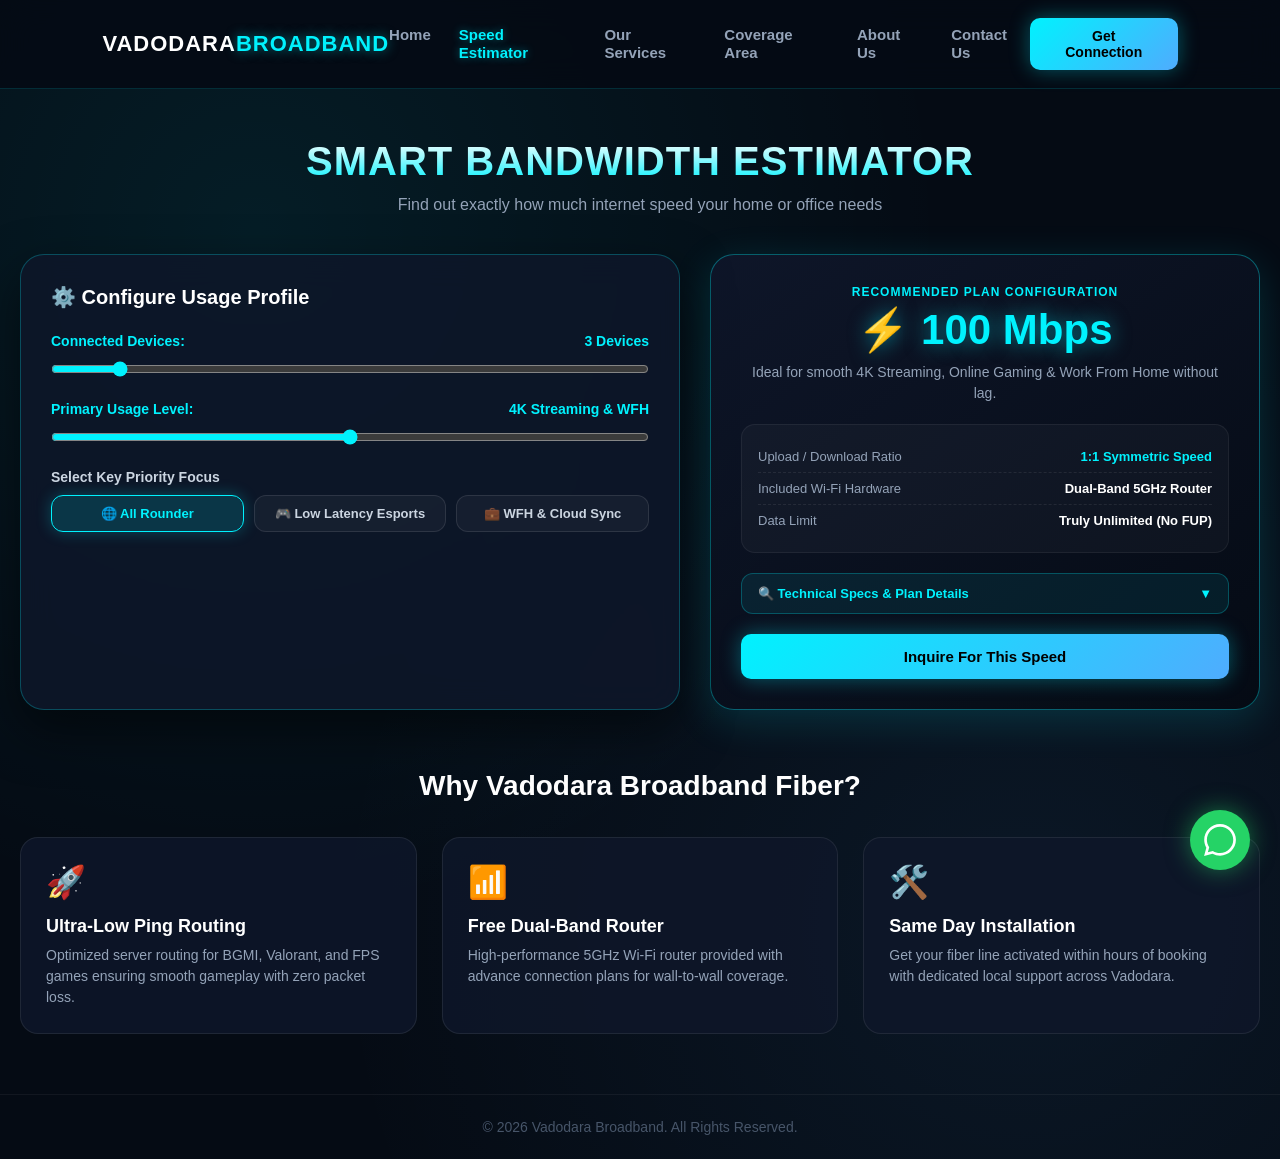
<file: plans.html>
<!DOCTYPE html>
<html lang="en">
<head>
  <meta charset="UTF-8">
  <meta name="viewport" content="width=device-width, initial-scale=1.0">
  <title>Internet Plans & Speed Recommender - Vadodara Broadband</title>
  <link rel="stylesheet" href="responsive.css">
  <style>
    :root {
      --bg-dark: #050b14;
      --card-bg: rgba(15, 23, 42, 0.85);
      --accent-cyan: #00f2fe;
      --accent-blue: #4facfe;
      --text-main: #f8fafc;
      --text-muted: #94a3b8;
    }

    * {
      margin: 0;
      padding: 0;
      box-sizing: border-box;
      font-family: 'Inter', -apple-system, BlinkMacSystemFont, 'Segoe UI', Roboto, sans-serif;
    }

    body {
      background-color: var(--bg-dark);
      color: var(--text-main);
      min-height: 100vh;
      display: flex;
      flex-direction: column;
      background-image: 
        radial-gradient(circle at 20% 20%, rgba(0, 242, 254, 0.08) 0%, transparent 50%),
        radial-gradient(circle at 80% 80%, rgba(79, 172, 254, 0.08) 0%, transparent 50%);
    }

    /* Navigation Header */
    nav {
      display: flex;
      justify-content: space-between;
      align-items: center;
      padding: 18px 8%;
      background: rgba(5, 11, 20, 0.9);
      border-bottom: 1px solid rgba(0, 242, 254, 0.15);
      position: sticky;
      top: 0;
      z-index: 1000;
      backdrop-filter: blur(16px);
    }

    .logo {
      font-size: 22px;
      font-weight: 800;
      letter-spacing: 1px;
      color: #fff;
    }

    .logo span {
      color: var(--accent-cyan);
      text-shadow: 0 0 12px rgba(0, 242, 254, 0.5);
    }

    .nav-links {
      display: flex;
      list-style: none;
      gap: 28px;
    }

    .nav-links a {
      color: var(--text-muted);
      text-decoration: none;
      font-weight: 600;
      font-size: 15px;
      transition: all 0.3s ease;
    }

    .nav-links a:hover, .nav-links a.active {
      color: var(--accent-cyan);
      text-shadow: 0 0 8px rgba(0, 242, 254, 0.4);
    }

    .btn-glow {
      background: linear-gradient(135deg, var(--accent-cyan) 0%, var(--accent-blue) 100%);
      color: #000 !important;
      padding: 10px 22px;
      border-radius: 10px;
      font-weight: 700;
      font-size: 14px;
      text-decoration: none;
      box-shadow: 0 0 20px rgba(0, 242, 254, 0.35);
      transition: all 0.3s ease;
      cursor: pointer;
      border: none;
    }

    .btn-glow:hover {
      transform: translateY(-2px);
      box-shadow: 0 0 30px rgba(0, 242, 254, 0.7);
    }

    /* Hero Banner */
    .hero-banner {
      text-align: center;
      padding: 50px 20px 20px;
    }

    .hero-banner h1 {
      font-size: 40px;
      font-weight: 900;
      letter-spacing: 1px;
      background: linear-gradient(180deg, #ffffff 0%, var(--accent-cyan) 100%);
      -webkit-background-clip: text;
      -webkit-text-fill-color: transparent;
      margin-bottom: 12px;
    }

    .hero-banner p {
      color: var(--text-muted);
      font-size: 16px;
    }

    /* Main Grid layout for Speed Estimator */
    .calc-wrapper {
      max-width: 1200px;
      margin: 20px auto 60px;
      padding: 0 20px;
      display: grid;
      grid-template-columns: 1.2fr 1fr;
      gap: 30px;
    }

    @media (max-width: 968px) {
      .calc-wrapper {
        grid-template-columns: 1fr;
      }
    }

    .calc-container {
      background: var(--card-bg);
      border: 1px solid rgba(0, 242, 254, 0.25);
      border-radius: 24px;
      padding: 30px;
      backdrop-filter: blur(16px);
      box-shadow: 0 20px 50px rgba(0, 0, 0, 0.5);
    }

    .calc-title {
      font-size: 20px;
      font-weight: 800;
      color: #fff;
      margin-bottom: 24px;
      display: flex;
      align-items: center;
      gap: 10px;
    }

    .slider-group {
      margin-bottom: 24px;
    }

    .slider-label {
      display: flex;
      justify-content: space-between;
      font-weight: 700;
      margin-bottom: 10px;
      color: #cbd5e1;
      font-size: 14px;
    }

    .slider-label span {
      color: var(--accent-cyan);
    }

    input[type=range] {
      width: 100%;
      height: 8px;
      border-radius: 5px;
      background: rgba(255, 255, 255, 0.1);
      outline: none;
      accent-color: var(--accent-cyan);
      cursor: pointer;
    }

    /* Interactive Preference Buttons */
    .chip-grid {
      display: grid;
      grid-template-columns: repeat(auto-fit, minmax(130px, 1fr));
      gap: 10px;
      margin-top: 8px;
    }

    .chip-btn {
      background: rgba(255, 255, 255, 0.04);
      border: 1px solid rgba(255, 255, 255, 0.1);
      border-radius: 12px;
      padding: 10px;
      color: #cbd5e1;
      font-size: 13px;
      font-weight: 600;
      cursor: pointer;
      text-align: center;
      transition: all 0.25s ease;
    }

    .chip-btn:hover {
      border-color: var(--accent-cyan);
      background: rgba(0, 242, 254, 0.08);
    }

    .chip-btn.active {
      background: rgba(0, 242, 254, 0.15);
      border-color: var(--accent-cyan);
      color: var(--accent-cyan);
      box-shadow: 0 0 15px rgba(0, 242, 254, 0.25);
    }

    /* Result Box & Technical Card */
    .result-box {
      background: linear-gradient(145deg, rgba(15, 23, 42, 0.95), rgba(5, 11, 20, 0.95));
      border: 1px solid rgba(0, 242, 254, 0.35);
      border-radius: 24px;
      padding: 30px;
      display: flex;
      flex-direction: column;
      justify-content: space-between;
      box-shadow: 0 10px 40px rgba(0, 242, 254, 0.15);
    }

    .rec-speed {
      font-size: 42px;
      font-weight: 900;
      color: var(--accent-cyan);
      text-shadow: 0 0 20px rgba(0, 242, 254, 0.5);
      margin-bottom: 8px;
      text-align: center;
    }

    .rec-desc {
      color: var(--text-muted);
      font-size: 14px;
      line-height: 1.5;
      margin-bottom: 20px;
      text-align: center;
    }

    /* Key Metrics Badge Table */
    .tech-badges {
      background: rgba(255, 255, 255, 0.03);
      border-radius: 14px;
      padding: 16px;
      margin-bottom: 20px;
      border: 1px solid rgba(255, 255, 255, 0.06);
    }

    .badge-row {
      display: flex;
      justify-content: space-between;
      font-size: 13px;
      padding: 8px 0;
      border-bottom: 1px dashed rgba(255, 255, 255, 0.08);
    }
    .badge-row:last-child { border-bottom: none; }
    .badge-name { color: var(--text-muted); }
    .badge-val { color: #fff; font-weight: 700; }

    /* Accordion / Expandable details */
    .accordion-trigger {
      background: rgba(0, 242, 254, 0.08);
      border: 1px solid rgba(0, 242, 254, 0.25);
      color: var(--accent-cyan);
      padding: 12px 16px;
      border-radius: 12px;
      font-weight: 700;
      font-size: 13px;
      width: 100%;
      cursor: pointer;
      display: flex;
      justify-content: space-between;
      align-items: center;
      transition: all 0.3s ease;
      margin-bottom: 20px;
    }

    .accordion-trigger:hover {
      background: rgba(0, 242, 254, 0.15);
    }

    .accordion-content {
      max-height: 0;
      overflow: hidden;
      transition: max-height 0.4s cubic-bezier(0, 1, 0, 1);
      background: rgba(0, 0, 0, 0.3);
      border-radius: 12px;
      padding: 0 16px;
    }

    .accordion-content.open {
      max-height: 400px;
      transition: max-height 0.5s ease-in-out;
      padding: 16px;
      margin-bottom: 20px;
      border: 1px solid rgba(255, 255, 255, 0.08);
    }

    .spec-list {
      list-style: none;
      font-size: 12px;
      color: var(--text-muted);
      display: flex;
      flex-direction: column;
      gap: 10px;
    }

    .spec-list li {
      display: flex;
      align-items: flex-start;
      gap: 8px;
      line-height: 1.4;
    }

    .spec-list li span {
      color: var(--accent-cyan);
      font-weight: bold;
    }

    /* Features Grid */
    .features-section {
      max-width: 1100px;
      margin: 0 auto 60px;
      padding: 0 20px;
    }

    .section-head {
      text-align: center;
      font-size: 28px;
      font-weight: 800;
      margin-bottom: 35px;
      color: #fff;
    }

    .features-grid {
      display: grid;
      grid-template-columns: repeat(auto-fit, minmax(300px, 1fr));
      gap: 25px;
    }

    .feature-card {
      background: var(--card-bg);
      border: 1px solid rgba(255, 255, 255, 0.08);
      border-radius: 18px;
      padding: 25px;
      transition: 0.3s;
    }

    .feature-card:hover {
      border-color: var(--accent-cyan);
      transform: translateY(-5px);
      box-shadow: 0 10px 30px rgba(0, 242, 254, 0.15);
    }

    .feature-icon {
      font-size: 32px;
      margin-bottom: 15px;
    }

    .feature-title {
      font-size: 18px;
      font-weight: 700;
      margin-bottom: 8px;
      color: #fff;
    }

    .feature-text {
      color: var(--text-muted);
      font-size: 14px;
      line-height: 1.5;
    }

    /* Modal Overlay */
    .modal-overlay {
      position: fixed;
      top: 0;
      left: 0;
      width: 100%;
      height: 100%;
      background: rgba(0, 0, 0, 0.85);
      backdrop-filter: blur(12px);
      z-index: 2000;
      display: none;
      justify-content: center;
      align-items: center;
      padding: 20px;
    }

    .modal-overlay.active {
      display: flex;
    }

    .modal-box {
      background: #0d121f;
      border: 1px solid rgba(0, 242, 254, 0.4);
      border-radius: 24px;
      max-width: 440px;
      width: 100%;
      padding: 32px;
      text-align: center;
      position: relative;
      box-shadow: 0 0 50px rgba(0, 242, 254, 0.2);
    }

    .modal-close-btn {
      position: absolute;
      top: 18px;
      right: 22px;
      font-size: 26px;
      color: var(--text-muted);
      cursor: pointer;
    }

    .phone-display-box {
      background: rgba(7, 9, 14, 0.8);
      border: 1px solid rgba(0, 242, 254, 0.3);
      border-radius: 14px;
      padding: 16px;
      margin: 20px 0;
      display: flex;
      align-items: center;
      justify-content: space-between;
    }

    footer {
      margin-top: auto;
      text-align: center;
      padding: 24px;
      border-top: 1px solid rgba(255, 255, 255, 0.05);
      color: #475569;
      font-size: 14px;
    }
  </style>
</head>
<body>

  <!-- NAVBAR -->
  <nav>
    <div class="logo">VADODARA<span>BROADBAND</span></div>
    <ul class="nav-links">
      <li><a href="index.html">Home</a></li>
      <li><a href="plans.html" class="active">Speed Estimator</a></li>
      <li><a href="services.html">Our Services</a></li>
      <li><a href="coverage.html">Coverage Area</a></li>
      <li><a href="about.html">About Us</a></li>
      <li><a href="contact.html">Contact Us</a></li>
    </ul>
    <button class="btn-glow" onclick="showAdminModal('General Connection')">Get Connection</button>
  </nav>

  <!-- HERO -->
  <div class="hero-banner">
    <h1>SMART BANDWIDTH ESTIMATOR</h1>
    <p>Find out exactly how much internet speed your home or office needs</p>
  </div>

  <!-- MAIN CALCULATOR WRAPPER -->
  <div class="calc-wrapper">
    
    <!-- LEFT INPUT SECTION -->
    <div class="calc-container">
      <div class="calc-title">⚙️ Configure Usage Profile</div>
      
      <!-- Sliders -->
      <div class="slider-group">
        <div class="slider-label">
          <span>Connected Devices:</span>
          <span id="deviceVal">3 Devices</span>
        </div>
        <input type="range" id="deviceSlider" min="1" max="20" value="3" oninput="updateCalculation()">
      </div>

      <div class="slider-group">
        <div class="slider-label">
          <span>Primary Usage Level:</span>
          <span id="usageVal">4K Streaming & WFH</span>
        </div>
        <input type="range" id="usageSlider" min="1" max="3" value="2" oninput="updateCalculation()">
      </div>

      <!-- Extra Interactive Category Buttons -->
      <div class="slider-group">
        <label class="slider-label">Select Key Priority Focus</label>
        <div class="chip-grid" id="priorityChips">
          <div class="chip-btn active" onclick="selectPriority(this, 'all')">🌐 All Rounder</div>
          <div class="chip-btn" onclick="selectPriority(this, 'gaming')">🎮 Low Latency Esports</div>
          <div class="chip-btn" onclick="selectPriority(this, 'work')">💼 WFH & Cloud Sync</div>
        </div>
      </div>
    </div>

    <!-- RIGHT DYNAMIC RESULT CARD -->
    <div class="result-box">
      <div>
        <div style="font-size: 12px; text-transform: uppercase; color: var(--accent-cyan); font-weight: 800; letter-spacing: 1px; text-align: center; margin-bottom: 6px;">
          Recommended Plan Configuration
        </div>
        <div class="rec-speed" id="speedResult">⚡ 100 Mbps</div>
        <div class="rec-desc" id="descResult">Ideal for smooth 4K Streaming, Online Gaming & Work From Home without lag.</div>

        <!-- Technical Metrics -->
        <div class="tech-badges">
          <div class="badge-row">
            <span class="badge-name">Upload / Download Ratio</span>
            <span class="badge-val" style="color:var(--accent-cyan);">1:1 Symmetric Speed</span>
          </div>
          <div class="badge-row">
            <span class="badge-name">Included Wi-Fi Hardware</span>
            <span class="badge-val" id="routerType">Dual-Band 5GHz Router</span>
          </div>
          <div class="badge-row">
            <span class="badge-name">Data Limit</span>
            <span class="badge-val">Truly Unlimited (No FUP)</span>
          </div>
        </div>

        <!-- EXPANDABLE DETAILS ACCORDION -->
        <button class="accordion-trigger" onclick="toggleDetails()">
          <span>🔍 Technical Specs & Plan Details</span>
          <span id="accIcon">▼</span>
        </button>

        <div class="accordion-content" id="detailsAccordion">
          <ul class="spec-list">
            <li><span>✓ Routing:</span> Direct Optical Node peering to Mumbai/Delhi gaming servers.</li>
            <li><span>✓ Static IP:</span> Enterprise Static IP available on request for CCTV & VPN.</li>
            <li><span>✓ Equipment:</span> High-gain Dual Band Gigabit optical ONT terminal included.</li>
            <li><span>✓ Uptime SLA:</span> 99.9% network uptime backed by dual fiber redundancy.</li>
            <li><span>✓ Support:</span> Priority local Vadodara tech team support with 2-hour SLA.</li>
          </ul>
        </div>
      </div>

      <button class="btn-glow" style="width:100%; padding:14px; font-size:15px;" onclick="showAdminModal(document.getElementById('speedResult').innerText)">
        Inquire For This Speed
      </button>
    </div>

  </div>

  <!-- WHY CHOOSE US (ORIGINAL FEATURES preserved) -->
  <div class="features-section">
    <div class="section-head">Why Vadodara Broadband Fiber?</div>
    <div class="features-grid">
      
      <div class="feature-card">
        <div class="feature-icon">🚀</div>
        <div class="feature-title">Ultra-Low Ping Routing</div>
        <div class="feature-text">Optimized server routing for BGMI, Valorant, and FPS games ensuring smooth gameplay with zero packet loss.</div>
      </div>

      <div class="feature-card">
        <div class="feature-icon">📶</div>
        <div class="feature-title">Free Dual-Band Router</div>
        <div class="feature-text">High-performance 5GHz Wi-Fi router provided with advance connection plans for wall-to-wall coverage.</div>
      </div>

      <div class="feature-card">
        <div class="feature-icon">🛠️</div>
        <div class="feature-title">Same Day Installation</div>
        <div class="feature-text">Get your fiber line activated within hours of booking with dedicated local support across Vadodara.</div>
      </div>

    </div>
  </div>

  <!-- ADMIN CONTACT MODAL (ORIGINALpreserved) -->
  <div class="modal-overlay" id="adminModal">
    <div class="modal-box">
      <span class="modal-close-btn" onclick="closePopup()">&times;</span>
      <div style="font-size:40px; margin-bottom:10px;">🎧</div>
      <h2 style="font-size: 22px; font-weight: 800; color:#fff;">Contact Local Support</h2>
      <p style="color: #94a3b8; font-size: 13px; margin-top: 6px;" id="selectedPlanTitle">Inquiry For: Fiber Connection</p>

      <div class="phone-display-box">
        <div style="font-size:20px; font-weight:800; color:var(--accent-cyan);">+91 9510896157</div>
        <button style="background:rgba(0, 242, 254, 0.15); border:1px solid var(--accent-cyan); color:var(--accent-cyan); padding:6px 12px; border-radius:8px; cursor:pointer; font-weight:700;" onclick="navigator.clipboard.writeText('9510896157'); alert('Number Copied!');">Copy</button>
      </div>

      <a id="waBtn" href="https://wa.me/919510896157" target="_blank" style="display:block; background:#25d366; color:#fff; padding:14px; border-radius:12px; text-decoration:none; font-weight:700; box-shadow: 0 0 20px rgba(37, 211, 102, 0.35);">
        💬 Chat on WhatsApp
      </a>
    </div>
  </div>

  <footer>
    &copy; 2026 Vadodara Broadband. All Rights Reserved.
  </footer>

  <script>
    const usageTypes = ["Basic Browsing & Social Media", "4K Streaming & WFH", "Heavy Gaming & Multi-User 4K"];
    let selectedPriority = 'all';

    function selectPriority(el, type) {
      document.querySelectorAll('#priorityChips .chip-btn').forEach(btn => btn.classList.remove('active'));
      el.classList.add('active');
      selectedPriority = type;
      updateCalculation();
    }

    function updateCalculation() {
      const devCount = parseInt(document.getElementById('deviceSlider').value);
      const usageType = parseInt(document.getElementById('usageSlider').value);

      document.getElementById('deviceVal').innerText = `${devCount} Device${devCount > 1 ? 's' : ''}`;
      document.getElementById('usageVal').innerText = usageTypes[usageType - 1];

      let speed = "40 Mbps";
      let desc = "Great for basic browsing, social media, and SD video streaming on a few devices.";
      let router = "Dual-Band Wi-Fi Router";

      if (devCount > 8 || usageType === 3 || selectedPriority === 'gaming') {
        speed = "200 Mbps";
        desc = "Perfect for heavy multi-device 4K streaming, low-latency BGMI/Valorant gaming setups, and large families.";
        router = "Wi-Fi 6 Mesh Ready Router";
      } else if (devCount > 3 || usageType === 2 || selectedPriority === 'work') {
        speed = "100 Mbps";
        desc = "Ideal for smooth 4K Streaming, Online Gaming & Work From Home without lag.";
        router = "High-Gain Dual-Band 5GHz";
      }

      document.getElementById('speedResult').innerText = `⚡ ${speed}`;
      document.getElementById('descResult').innerText = desc;
      document.getElementById('routerType').innerText = router;
    }

    function toggleDetails() {
      const content = document.getElementById('detailsAccordion');
      const icon = document.getElementById('accIcon');
      if (content.classList.contains('open')) {
        content.classList.remove('open');
        icon.innerText = "▼";
      } else {
        content.classList.add('open');
        icon.innerText = "▲";
      }
    }

    function showAdminModal(title) {
      document.getElementById('selectedPlanTitle').innerText = "Inquiry For: " + title;
      document.getElementById('waBtn').href = "https://wa.me/919510896157?text=" + encodeURIComponent("Hi Admin, I checked the Speed Calculator and need inquiry for: " + title);
      document.getElementById('adminModal').classList.add('active');
    }

    function closePopup() {
      document.getElementById('adminModal').classList.remove('active');
    }
  </script>
  <script src="global-whatsapp.js"></script>
  <script src="global-modal.js"></script>
</body>
</html>
</file>
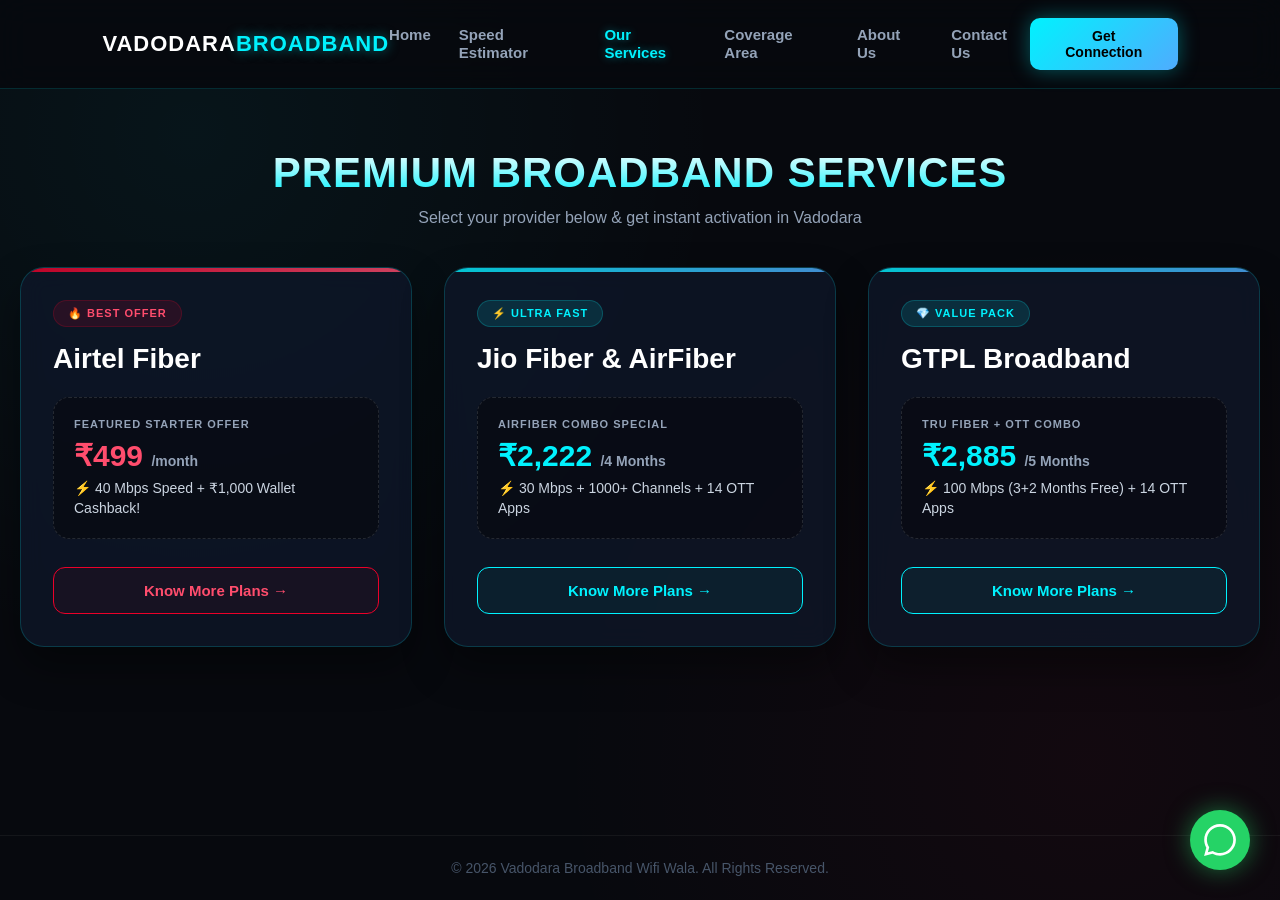
<file: services.html>
<!DOCTYPE html>
<html lang="en">
<head>
  <meta charset="UTF-8">
  <meta name="viewport" content="width=device-width, initial-scale=1.0">
  <title>Our Services - Vadodara Broadband</title>
  <link rel="stylesheet" href="responsive.css">
  <style>
    :root {
      --bg-dark: #07090e;
      --card-bg: rgba(15, 23, 42, 0.75);
      --accent-cyan: #00f2fe;
      --accent-blue: #4facfe;
      --accent-red: #eb0029;
      --text-main: #f8fafc;
      --text-muted: #94a3b8;
    }

    * {
      margin: 0;
      padding: 0;
      box-sizing: border-box;
      font-family: 'Inter', -apple-system, BlinkMacSystemFont, 'Segoe UI', Roboto, sans-serif;
    }

    body {
      background-color: var(--bg-dark);
      color: var(--text-main);
      min-height: 100vh;
      display: flex;
      flex-direction: column;
      background-image: 
        radial-gradient(circle at 15% 15%, rgba(0, 242, 254, 0.05) 0%, transparent 40%),
        radial-gradient(circle at 85% 85%, rgba(235, 0, 41, 0.05) 0%, transparent 40%);
    }

    /* Navigation Header */
    nav {
      display: flex;
      justify-content: space-between;
      align-items: center;
      padding: 18px 8%;
      background: rgba(7, 9, 14, 0.85);
      border-bottom: 1px solid rgba(0, 242, 254, 0.15);
      position: sticky;
      top: 0;
      z-index: 1000;
      backdrop-filter: blur(16px);
    }

    .logo {
      font-size: 22px;
      font-weight: 800;
      letter-spacing: 1px;
      color: #fff;
    }

    .logo span {
      color: var(--accent-cyan);
      text-shadow: 0 0 12px rgba(0, 242, 254, 0.5);
    }

    .nav-links {
      display: flex;
      list-style: none;
      gap: 28px;
    }

    .nav-links a {
      color: var(--text-muted);
      text-decoration: none;
      font-weight: 600;
      font-size: 15px;
      transition: all 0.3s ease;
    }

    .nav-links a:hover, .nav-links a.active {
      color: var(--accent-cyan);
      text-shadow: 0 0 8px rgba(0, 242, 254, 0.4);
    }

    .btn-glow {
      background: linear-gradient(135deg, var(--accent-cyan) 0%, var(--accent-blue) 100%);
      color: #000 !important;
      padding: 10px 22px;
      border-radius: 10px;
      font-weight: 700;
      font-size: 14px;
      text-decoration: none;
      box-shadow: 0 0 20px rgba(0, 242, 254, 0.35);
      transition: all 0.3s ease;
      cursor: pointer;
      border: none;
    }

    .btn-glow:hover {
      transform: translateY(-2px);
      box-shadow: 0 0 30px rgba(0, 242, 254, 0.7);
    }

    /* Hero Section */
    .header-section {
      text-align: center;
      padding: 60px 20px 40px;
    }

    .header-section h1 {
      font-size: 42px;
      font-weight: 900;
      letter-spacing: 1px;
      background: linear-gradient(180deg, #ffffff 0%, var(--accent-cyan) 100%);
      -webkit-background-clip: text;
      -webkit-text-fill-color: transparent;
      margin-bottom: 12px;
    }

    .header-section p {
      color: var(--text-muted);
      font-size: 16px;
    }

    /* Main Provider Grid */
    .provider-container {
      max-width: 1200px;
      margin: 0 auto 60px;
      padding: 0 20px;
      display: grid;
      grid-template-columns: repeat(auto-fit, minmax(320px, 1fr));
      gap: 32px;
    }

    .provider-card {
      background: var(--card-bg);
      border: 1px solid rgba(0, 242, 254, 0.18);
      border-radius: 24px;
      padding: 32px;
      display: flex;
      flex-direction: column;
      justify-content: space-between;
      backdrop-filter: blur(12px);
      transition: all 0.4s cubic-bezier(0.175, 0.885, 0.32, 1.275);
      box-shadow: 0 20px 40px rgba(0, 0, 0, 0.4);
      position: relative;
      overflow: hidden;
    }

    .provider-card::before {
      content: '';
      position: absolute;
      top: 0;
      left: 0;
      width: 100%;
      height: 4px;
      background: linear-gradient(90deg, var(--accent-cyan), var(--accent-blue));
      opacity: 0.8;
    }

    .provider-card.airtel-theme::before {
      background: linear-gradient(90deg, var(--accent-red), #ff4d6d);
    }

    .provider-card:hover {
      transform: translateY(-8px);
      border-color: rgba(0, 242, 254, 0.5);
      box-shadow: 0 0 35px rgba(0, 242, 254, 0.25);
    }

    .provider-card.airtel-theme:hover {
      border-color: rgba(235, 0, 41, 0.6);
      box-shadow: 0 0 35px rgba(235, 0, 41, 0.25);
    }

    .provider-tag {
      display: inline-block;
      align-self: flex-start;
      background: rgba(0, 242, 254, 0.12);
      color: var(--accent-cyan);
      padding: 6px 14px;
      border-radius: 20px;
      font-size: 11px;
      font-weight: 700;
      text-transform: uppercase;
      letter-spacing: 1px;
      margin-bottom: 16px;
      border: 1px solid rgba(0, 242, 254, 0.2);
    }

    .airtel-theme .provider-tag {
      background: rgba(235, 0, 41, 0.12);
      color: #ff4d6d;
      border-color: rgba(235, 0, 41, 0.2);
    }

    .provider-name {
      font-size: 28px;
      font-weight: 800;
      margin-bottom: 22px;
      color: #fff;
    }

    .highlight-plan-box {
      background: rgba(7, 9, 14, 0.6);
      border: 1px dashed rgba(255, 255, 255, 0.12);
      border-radius: 16px;
      padding: 20px;
      margin-bottom: 28px;
    }

    .highlight-label {
      font-size: 11px;
      color: var(--text-muted);
      text-transform: uppercase;
      letter-spacing: 1px;
      margin-bottom: 8px;
      font-weight: 700;
    }

    .highlight-price {
      font-size: 30px;
      font-weight: 900;
      color: var(--accent-cyan);
    }

    .airtel-theme .highlight-price {
      color: #ff4d6d;
    }

    .highlight-desc {
      font-size: 14px;
      color: #cbd5e1;
      margin-top: 6px;
      line-height: 1.4;
    }

    .btn-action-outline {
      width: 100%;
      padding: 14px;
      border: 1px solid var(--accent-cyan);
      background: rgba(0, 242, 254, 0.05);
      color: var(--accent-cyan);
      font-weight: 700;
      font-size: 15px;
      border-radius: 12px;
      cursor: pointer;
      transition: all 0.3s ease;
      text-align: center;
    }

    .btn-action-outline:hover {
      background: var(--accent-cyan);
      color: #000;
      box-shadow: 0 0 20px rgba(0, 242, 254, 0.5);
    }

    .airtel-theme .btn-action-outline {
      border-color: var(--accent-red);
      color: #ff4d6d;
      background: rgba(235, 0, 41, 0.05);
    }

    .airtel-theme .btn-action-outline:hover {
      background: var(--accent-red);
      color: #fff;
      box-shadow: 0 0 20px rgba(235, 0, 41, 0.5);
    }

    /* Modals Overlay */
    .modal-overlay {
      position: fixed;
      top: 0;
      left: 0;
      width: 100%;
      height: 100%;
      background: rgba(0, 0, 0, 0.85);
      backdrop-filter: blur(12px);
      z-index: 2000;
      display: none;
      justify-content: center;
      align-items: center;
      padding: 20px;
    }

    .modal-overlay.active {
      display: flex;
    }

    .modal-box {
      background: #0d121f;
      border: 1px solid rgba(0, 242, 254, 0.3);
      border-radius: 24px;
      max-width: 850px;
      width: 100%;
      max-height: 85vh;
      overflow-y: auto;
      padding: 32px;
      position: relative;
      box-shadow: 0 0 50px rgba(0, 242, 254, 0.2);
    }

    .modal-close-btn {
      position: absolute;
      top: 20px;
      right: 24px;
      font-size: 26px;
      color: var(--text-muted);
      cursor: pointer;
      transition: 0.3s;
    }

    .modal-close-btn:hover {
      color: #ff4d6d;
    }

    .modal-heading {
      font-size: 26px;
      font-weight: 800;
      margin-bottom: 24px;
      color: var(--accent-cyan);
    }

    /* Modal Grid Cards */
    .modal-grid {
      display: grid;
      grid-template-columns: repeat(auto-fit, minmax(240px, 1fr));
      gap: 20px;
    }

    .plan-card-item {
      background: rgba(15, 23, 42, 0.9);
      border: 1px solid rgba(255, 255, 255, 0.1);
      border-radius: 16px;
      padding: 20px;
      cursor: pointer;
      transition: all 0.3s ease;
      display: flex;
      flex-direction: column;
      justify-content: space-between;
    }

    .plan-card-item:hover {
      border-color: var(--accent-cyan);
      transform: translateY(-4px);
      box-shadow: 0 8px 25px rgba(0, 242, 254, 0.25);
    }

    .plan-card-price {
      font-size: 22px;
      font-weight: 800;
      color: #fff;
    }

    .plan-card-speed {
      font-size: 15px;
      color: var(--accent-cyan);
      font-weight: 700;
      margin: 6px 0 12px;
    }

    .plan-card-details {
      font-size: 13px;
      color: var(--text-muted);
      line-height: 1.5;
      margin-bottom: 16px;
    }

    /* Admin Contact Popup Specifics */
    .admin-card-box {
      max-width: 440px;
      text-align: center;
      border-color: rgba(0, 242, 254, 0.4);
    }

    .admin-icon {
      width: 70px;
      height: 70px;
      border-radius: 50%;
      background: linear-gradient(135deg, var(--accent-cyan), var(--accent-blue));
      display: flex;
      align-items: center;
      justify-content: center;
      font-size: 32px;
      margin: 0 auto 16px;
      box-shadow: 0 0 25px rgba(0, 242, 254, 0.5);
      color: #000;
    }

    .phone-display-box {
      background: rgba(7, 9, 14, 0.8);
      border: 1px solid rgba(0, 242, 254, 0.3);
      border-radius: 14px;
      padding: 16px;
      margin: 20px 0;
      display: flex;
      align-items: center;
      justify-content: space-between;
    }

    .phone-number-text {
      font-size: 20px;
      font-weight: 800;
      letter-spacing: 1px;
      color: var(--accent-cyan);
    }

    .btn-copy {
      background: rgba(0, 242, 254, 0.15);
      border: 1px solid var(--accent-cyan);
      color: var(--accent-cyan);
      padding: 6px 12px;
      border-radius: 8px;
      cursor: pointer;
      font-size: 12px;
      font-weight: 700;
      transition: 0.3s;
    }

    .btn-copy:hover {
      background: var(--accent-cyan);
      color: #000;
    }

    .contact-actions {
      display: flex;
      flex-direction: column;
      gap: 12px;
    }

    .btn-wa-opt {
      background: #25d366;
      color: #fff;
      padding: 14px;
      border-radius: 12px;
      text-decoration: none;
      font-weight: 700;
      font-size: 15px;
      box-shadow: 0 0 20px rgba(37, 211, 102, 0.35);
      transition: 0.3s;
    }

    .btn-wa-opt:hover {
      box-shadow: 0 0 30px rgba(37, 211, 102, 0.6);
      transform: translateY(-2px);
    }

    footer {
      margin-top: auto;
      text-align: center;
      padding: 24px;
      border-top: 1px solid rgba(255, 255, 255, 0.05);
      color: #475569;
      font-size: 14px;
    }
  </style>
</head>
<body>

  <!-- NAVBAR -->
  <nav>
    <div class="logo">VADODARA<span>BROADBAND</span></div>
    <ul class="nav-links">
      <li><a href="index.html">Home</a></li>
      <li><a href="plans.html">Speed Estimator</a></li>
      <li><a href="services.html" class="active">Our Services</a></li>
      <li><a href="coverage.html">Coverage Area</a></li>
      <li><a href="about.html">About Us</a></li>
      <li><a href="contact.html">Contact Us</a></li>
    </ul>
    <button class="btn-glow" onclick="showAdminModal('General Inquiry')">Get Connection</button>
  </nav>

  <!-- HERO SECTION -->
  <div class="header-section">
    <h1>PREMIUM BROADBAND SERVICES</h1>
    <p>Select your provider below & get instant activation in Vadodara</p>
  </div>

  <!-- 3 MAIN NEON PROVIDER CARDS -->
  <div class="provider-container">
    
    <!-- AIRTEL -->
    <div class="provider-card airtel-theme">
      <div>
        <span class="provider-tag">🔥 Best Offer</span>
        <div class="provider-name">Airtel Fiber</div>
        <div class="highlight-plan-box">
          <div class="highlight-label">Featured Starter Offer</div>
          <div class="highlight-price">₹499 <span style="font-size:14px; color:#94a3b8;">/month</span></div>
          <div class="highlight-desc">⚡ 40 Mbps Speed + ₹1,000 Wallet Cashback!</div>
        </div>
      </div>
      <button class="btn-action-outline" onclick="showPlansModal('airtel')">Know More Plans →</button>
    </div>

    <!-- JIO -->
    <div class="provider-card">
      <div>
        <span class="provider-tag">⚡ Ultra Fast</span>
        <div class="provider-name">Jio Fiber & AirFiber</div>
        <div class="highlight-plan-box">
          <div class="highlight-label">AirFiber Combo Special</div>
          <div class="highlight-price">₹2,222 <span style="font-size:14px; color:#94a3b8;">/4 Months</span></div>
          <div class="highlight-desc">⚡ 30 Mbps + 1000+ Channels + 14 OTT Apps</div>
        </div>
      </div>
      <button class="btn-action-outline" onclick="showPlansModal('jio')">Know More Plans →</button>
    </div>

    <!-- GTPL -->
    <div class="provider-card">
      <div>
        <span class="provider-tag">💎 Value Pack</span>
        <div class="provider-name">GTPL Broadband</div>
        <div class="highlight-plan-box">
          <div class="highlight-label">TRU Fiber + OTT Combo</div>
          <div class="highlight-price">₹2,885 <span style="font-size:14px; color:#94a3b8;">/5 Months</span></div>
          <div class="highlight-desc">⚡ 100 Mbps (3+2 Months Free) + 14 OTT Apps</div>
        </div>
      </div>
      <button class="btn-action-outline" onclick="showPlansModal('gtpl')">Know More Plans →</button>
    </div>

  </div>

  <!-- ALL PLANS POPUP MODAL -->
  <div class="modal-overlay" id="plansModal">
    <div class="modal-box">
      <span class="modal-close-btn" onclick="closePopup('plansModal')">&times;</span>
      <div class="modal-heading" id="modalTitle">Available Plans</div>
      <div class="modal-grid" id="modalGridContent"></div>
    </div>
  </div>

  <!-- CONTACT ADMIN POPUP MODAL (NO AUTO DIRECT) -->
  <div class="modal-overlay" id="adminModal">
    <div class="modal-box admin-card-box">
      <span class="modal-close-btn" onclick="closePopup('adminModal')">&times;</span>
      <div class="admin-icon">📞</div>
      <h2 style="font-size: 22px; font-weight: 800;">Contact Admin To Purchase</h2>
      <p style="color: #94a3b8; font-size: 13px; margin-top: 6px;" id="selectedPlanTitle">Selected Plan: General Inquiry</p>

      <!-- Admin Number Display -->
      <div class="phone-display-box">
        <div class="phone-number-text" id="adminNum">+91 9510896157</div>
        <button class="btn-copy" onclick="copyNumber()">Copy</button>
      </div>

      <div class="contact-actions">
        <a id="waDirectBtn" href="https://wa.me/919510896157" target="_blank" class="btn-wa-opt">
          💬 Open WhatsApp Chat
        </a>
      </div>
    </div>
  </div>

  <footer>
    &copy; 2026 Vadodara Broadband Wifi Wala. All Rights Reserved.
  </footer>

  <script>
    const providerData = {
      airtel: {
        title: "Airtel Wi-Fi Fiber Plans",
        plans: [
          { price: "₹499 /month", speed: "⚡ 40 Mbps Speed", details: "Validity: 4 Months 7 Days<br>• Advance Deposit: ₹2,500<br>• ₹1,000 Wallet Cashback" },
          { price: "₹599 /month", speed: "⚡ 30 Mbps + TV", details: "Validity: 3 Months 16 Days<br>• Includes DTH Live Channels<br>• ₹1,000 Wallet Cashback" },
          { price: "₹799 /month", speed: "⚡ 100 Mbps Speed", details: "Validity: 2 Months 20 Days<br>• Ultra High Speed Streaming<br>• ₹1,000 Wallet Cashback" },
          { price: "₹999 /month", speed: "⚡ 100 Mbps + OTT", details: "Validity: 2 Months 4 Days<br>• Hotstar, SonyLIV, Zee5, etc.<br>• ₹1,000 Wallet Cashback" }
        ]
      },
      jio: {
        title: "Jio Fiber & AirFiber Offers",
        plans: [
          { price: "₹2,222 Offer Rate", speed: "⚡ 30 Mbps AirFiber", details: "• 3 Mos + 1 Month FREE (4 Months)<br>• 1000+ Live TV Channels<br>• 14+ OTT Apps + Smart Setup" },
          { price: "₹399 /month", speed: "⚡ 30 Mbps Fiber", details: "• 6 Months Internet Only: ₹2,825<br>• 6 Months with OTT: ₹4,241<br>• Free Voice Calling" },
          { price: "₹699 /month", speed: "⚡ 100 Mbps Fiber", details: "• 6 Months Internet Only: ₹4,949<br>• 6 Months with OTT: ₹6,365<br>• 14+ Live TV Apps" }
        ]
      },
      gtpl: {
        title: "GTPL TRU Fiber & Broadband",
        plans: [
          { price: "₹2,885 /5 Months", speed: "⚡ 100 Mbps (3+2 FREE)", details: "• 14 OTT Apps Bundled<br>• SonyLIV, Zee5, Shemaroo, etc.<br>• Unlimited High Speed Data" },
          { price: "₹3,298 /5 Months", speed: "⚡ 200 Mbps (3+2 FREE)", details: "• 14 Premium OTT Apps<br>• Free Router & Setup<br>• Ultra Fast Speed" },
          { price: "₹4,000 /6 Months", speed: "⚡ 60 Mbps Speed", details: "• Zero Installation & Zero Deposit<br>• Wi-Fi Router Free For Use<br>• Unlimited Data" },
          { price: "₹4,199 /6 Months", speed: "⚡ 100 Mbps Speed", details: "• Pure Optical Fiber Speed<br>• Free Router For Use<br>• Unlimited Data" }
        ]
      }
    };

    function showPlansModal(key) {
      const data = providerData[key];
      document.getElementById('modalTitle').innerText = data.title;
      
      const grid = document.getElementById('modalGridContent');
      grid.innerHTML = '';

      data.plans.forEach(plan => {
        const item = document.createElement('div');
        item.className = 'plan-card-item';
        item.onclick = function() {
          closePopup('plansModal');
          showAdminModal(`${data.title} (${plan.price})`);
        };
        item.innerHTML = `
          <div>
            <div class="plan-card-price">${plan.price}</div>
            <div class="plan-card-speed">${plan.speed}</div>
            <div class="plan-card-details">${plan.details}</div>
          </div>
          <button class="btn-glow" style="width:100%; padding:10px; font-size:13px; text-align:center;">Select Plan</button>
        `;
        grid.appendChild(item);
      });

      document.getElementById('plansModal').classList.add('active');
    }

    function showAdminModal(planName) {
      document.getElementById('selectedPlanTitle').innerText = "Selected: " + planName;
      const textMsg = encodeURIComponent("Hi Admin, I want to purchase: " + planName);
      document.getElementById('waDirectBtn').href = "https://wa.me/919510896157?text=" + textMsg;
      document.getElementById('adminModal').classList.add('active');
    }

    function closePopup(modalId) {
      document.getElementById(modalId).classList.remove('active');
    }

    function copyNumber() {
      navigator.clipboard.writeText('9510896157');
      alert('Admin Number Copied to Clipboard!');
    }
  </script>
  <script src="global-whatsapp.js"></script>
  <script src="global-modal.js"></script>
</body>
</html>
</file>
<file: responsive.css>
/* ABSOLUTE FORCE RESET FOR MOBILE & TABLET */
html, body {
  width: 100% !important;
  max-width: 100vw !important;
  overflow-x: hidden !important;
  margin: 0 !important;
  padding: 0 !important;
  box-sizing: border-box !important;
}

*, *:before, *:after {
  max-width: 100vw !important;
  box-sizing: border-box !important;
}

/* NAVIGATION FIX */
@media screen and (max-width: 992px) {
  nav {
    flex-direction: column !important;
    padding: 12px 10px !important;
    height: auto !important;
    width: 100% !important;
  }
  
  .logo {
    font-size: 16px !important;
    text-align: center !important;
    margin-bottom: 6px !important;
  }

  .nav-links {
    display: flex !important;
    flex-wrap: wrap !important;
    justify-content: center !important;
    gap: 8px 10px !important;
    width: 100% !important;
  }

  .nav-links a {
    font-size: 11px !important;
    padding: 4px 6px !important;
  }
}

/* CARDS, GRIDS & SERVICES PAGE FIX */
@media screen and (max-width: 768px) {
  h1, .hero-title, h1 span {
    font-size: 22px !important;
    line-height: 1.2 !important;
    word-break: break-word !important;
  }

  /* Force layout cards into single vertical stack */
  .features-grid, .cards-container, .grid-3-col, .hero-stats, [class*="card"] {
    display: flex !important;
    flex-direction: column !important;
    width: 100% !important;
    min-width: 0 !important;
    margin-left: 0 !important;
    margin-right: 0 !important;
  }

  .service-card, .plan-card, .provider-card {
    width: 100% !important;
    max-width: 100% !important;
    margin: 10px 0 !important;
  }

  /* Table Horizontal Scroll Limit */
  .vs-table-wrapper {
    overflow-x: auto !important;
    width: 100% !important;
    display: block !important;
  }
}
</file>
